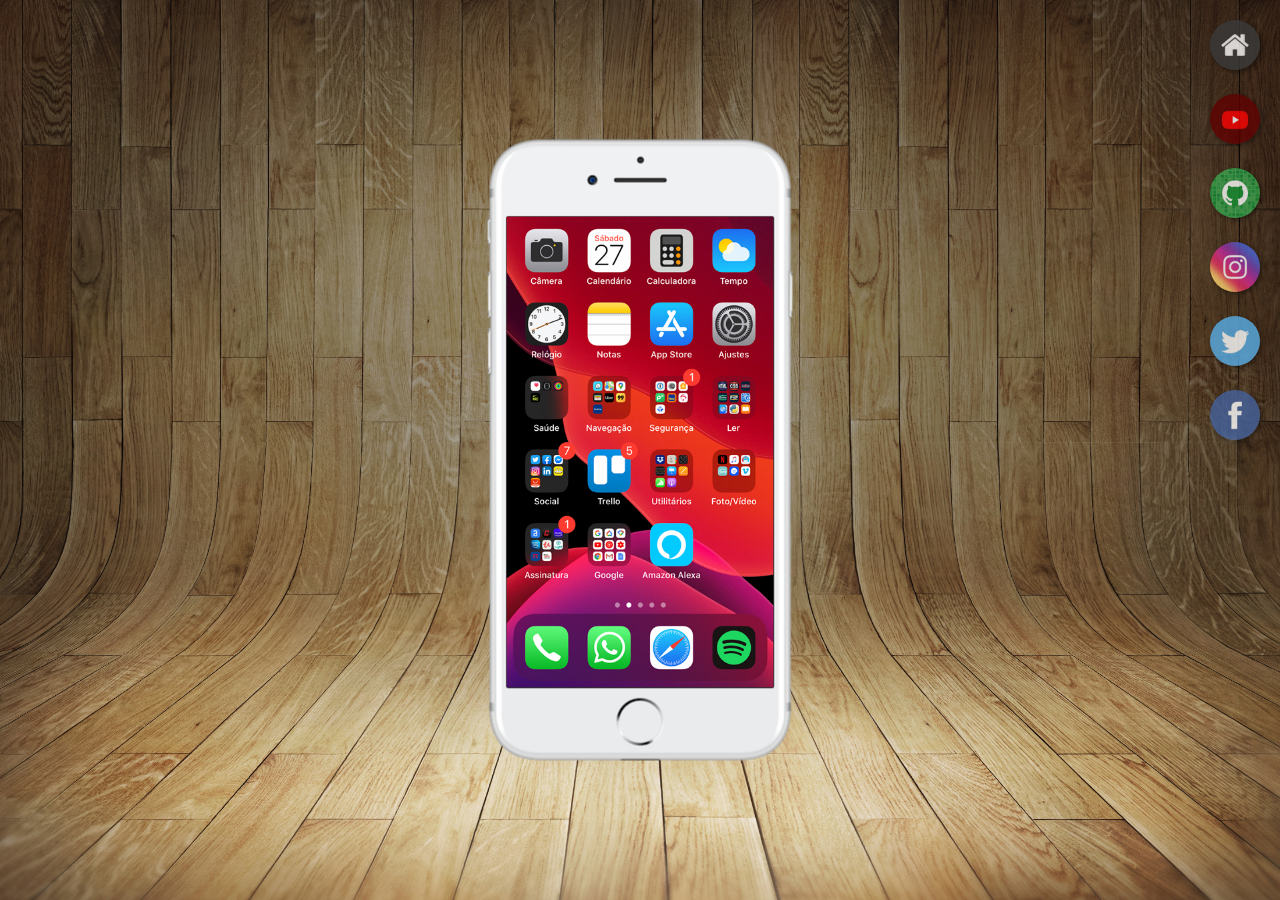
<file: index.html>
<!DOCTYPE html>
<html lang="pt-br">
<head>
    <meta charset="UTF-8">
    <meta name="viewport" content="width=device-width, initial-scale=1.0">
    <title>Projeto Redes Sociais</title>
    <link rel="stylesheet" href="style.css">
    <link rel="shortcut icon" href="favicon.ico" type="image/x-icon">
</head>
<body>
    <main>

        <section id="telefone">
<iframe src="home.html" frameborder="0" name="tela" id="tela"></iframe>
        </section>

        <section id="redes-sociais">
<a href="home.html" target="tela"><img src="imagens/logo-home.jpg" alt=""></a><br>
<a href="youtube.html" target="tela"><img src="imagens/logo-youtube.jpg" alt=""></a><br>
<a href="github.html" target="tela"><img src="imagens/logo-github.jpg" alt=""></a><br>
<a href="instagram.html" target="tela"><img src="imagens/logo-instagram.jpg" alt=""></a><br>
<a href="twitter.html" target="tela"><img src="imagens/logo-twitter.jpg" alt=""></a><br>
<a href="facebook.html" target="tela"><img src="imagens/logo-facebook.jpg" alt=""></a>
        </section>
    </main>
</body>
</html>
</file>
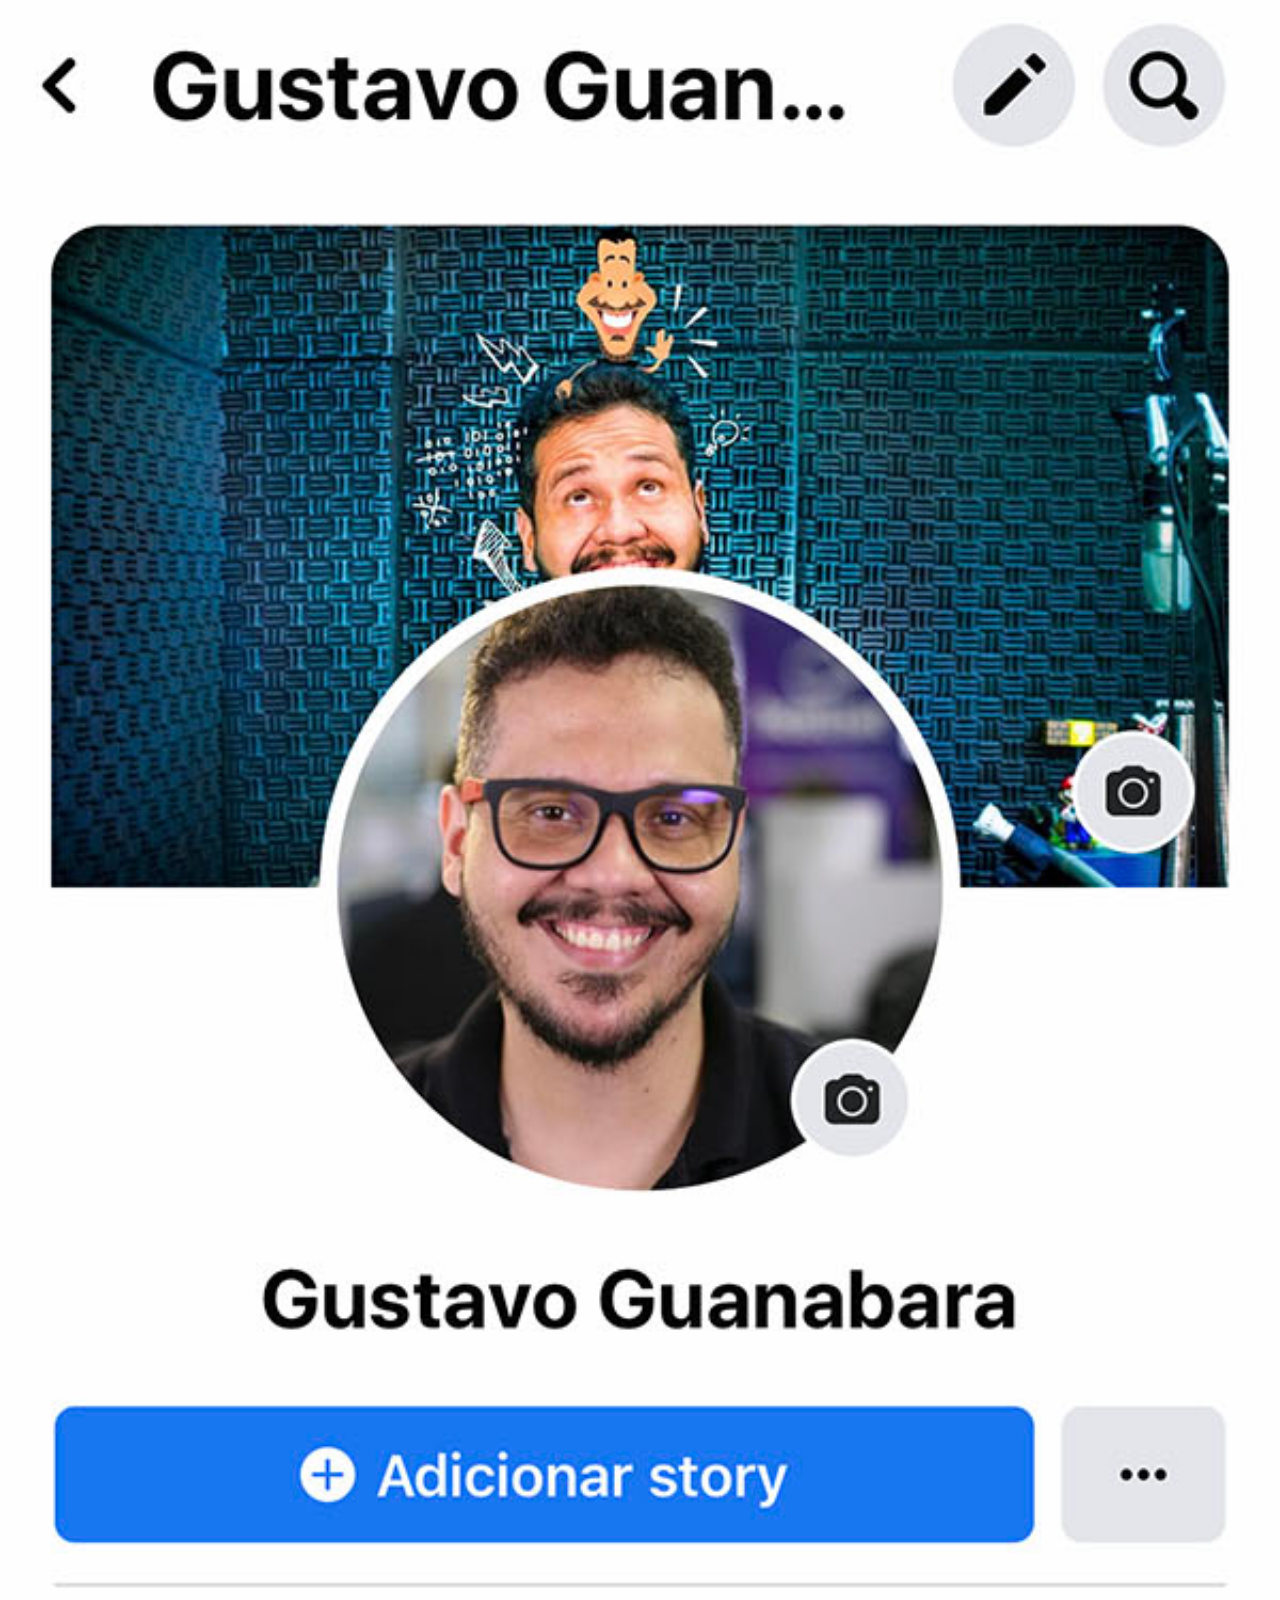
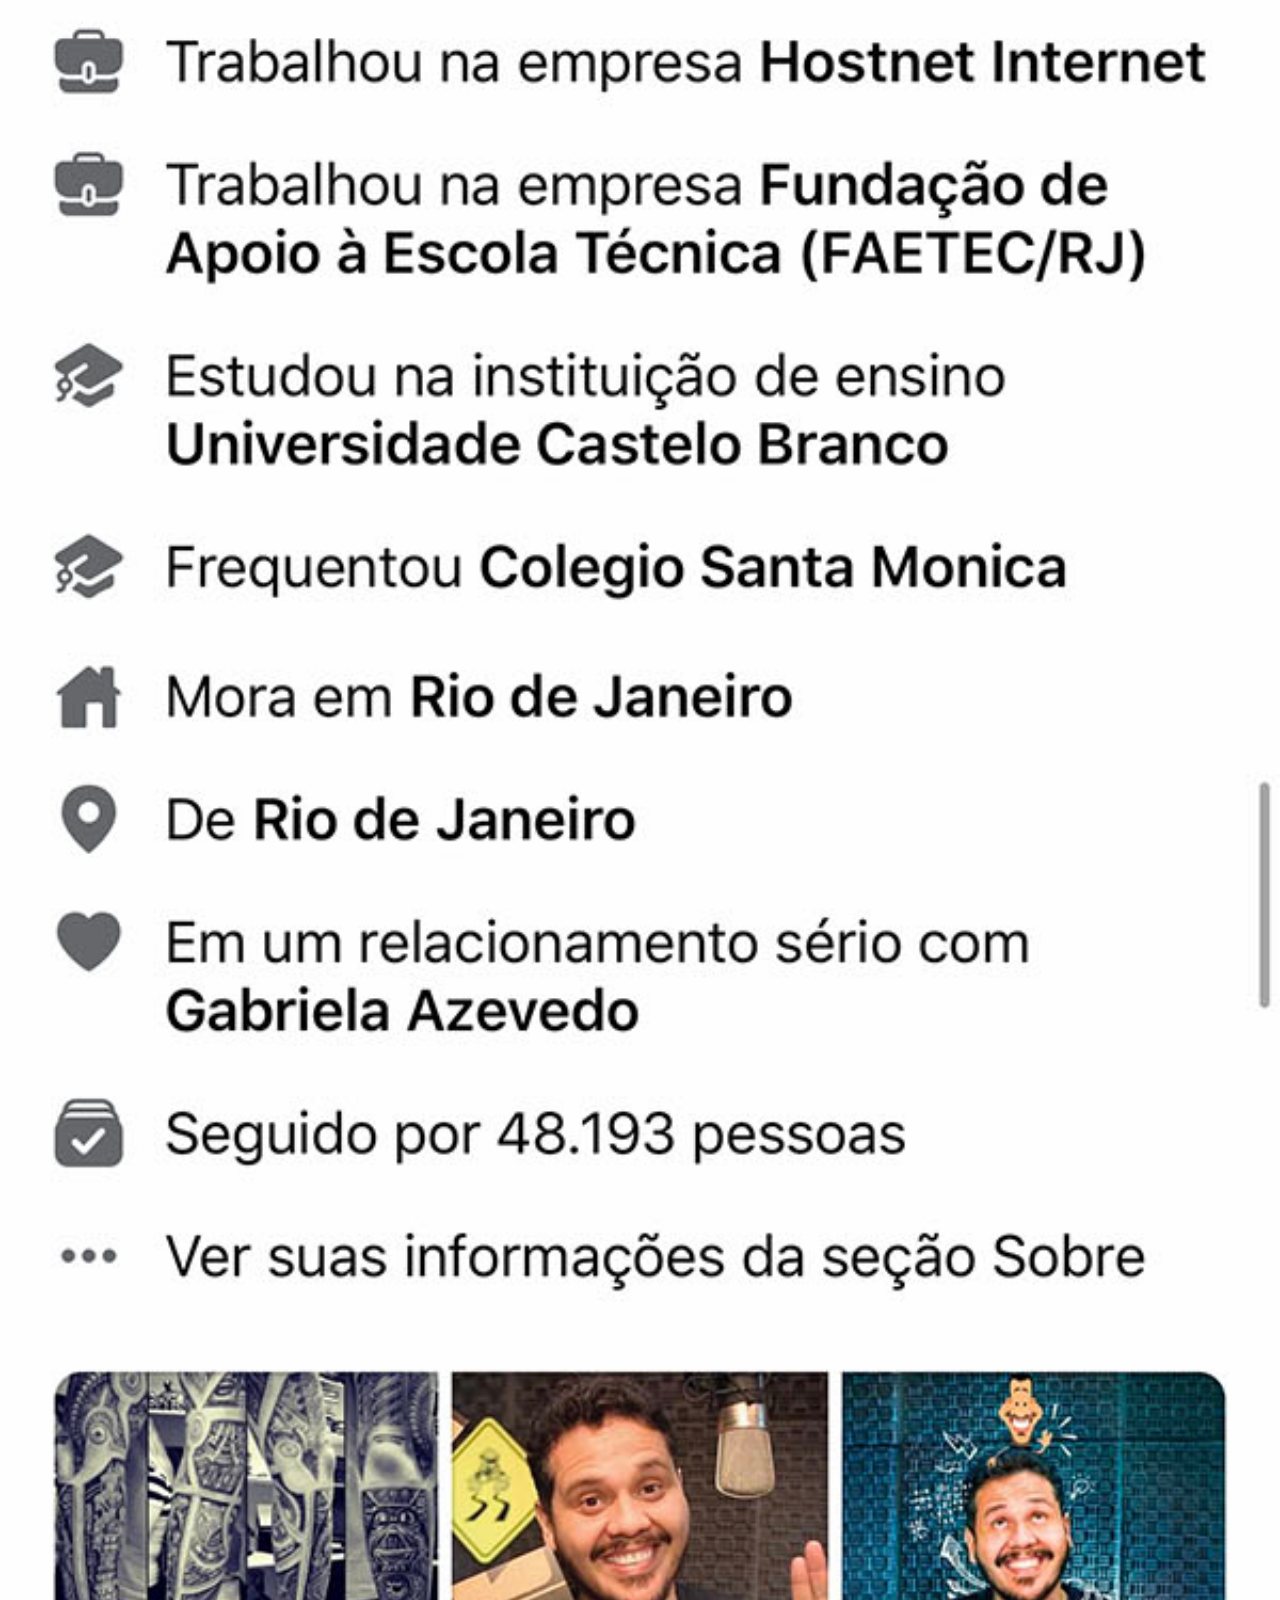
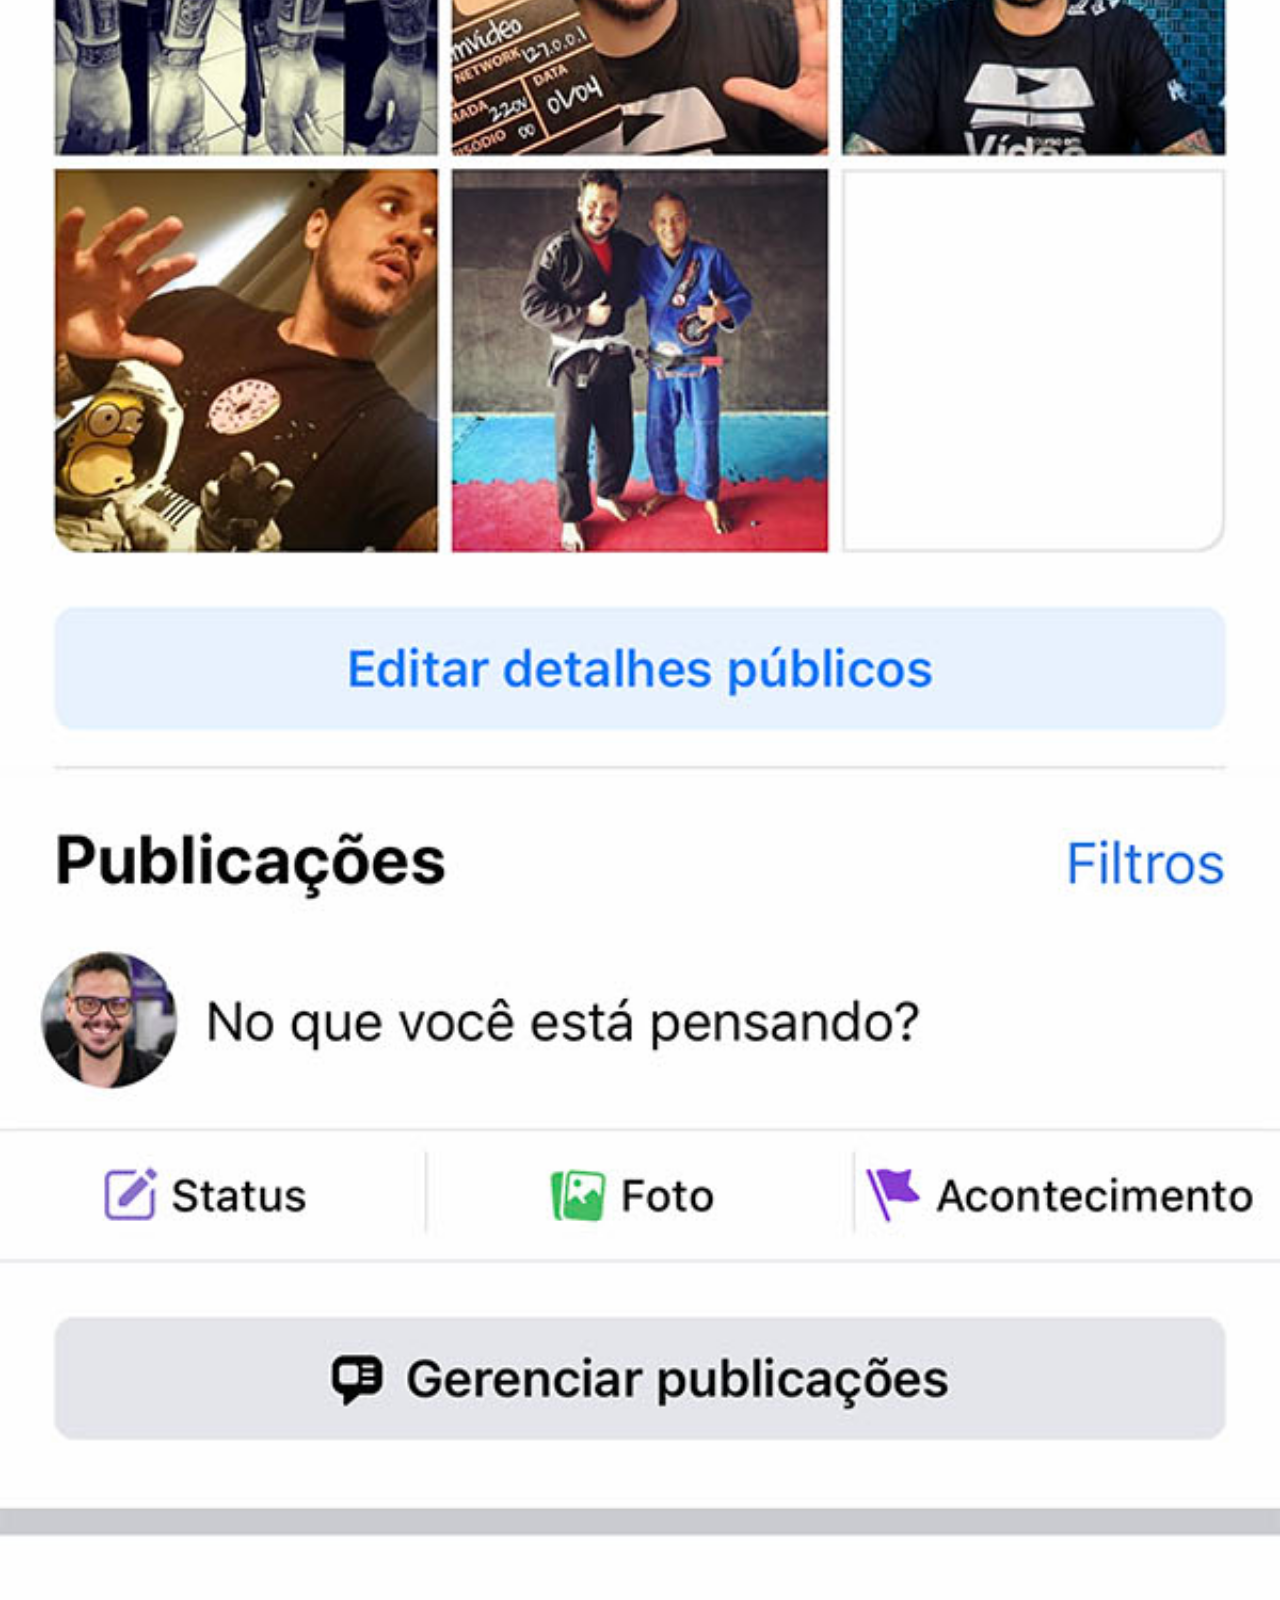
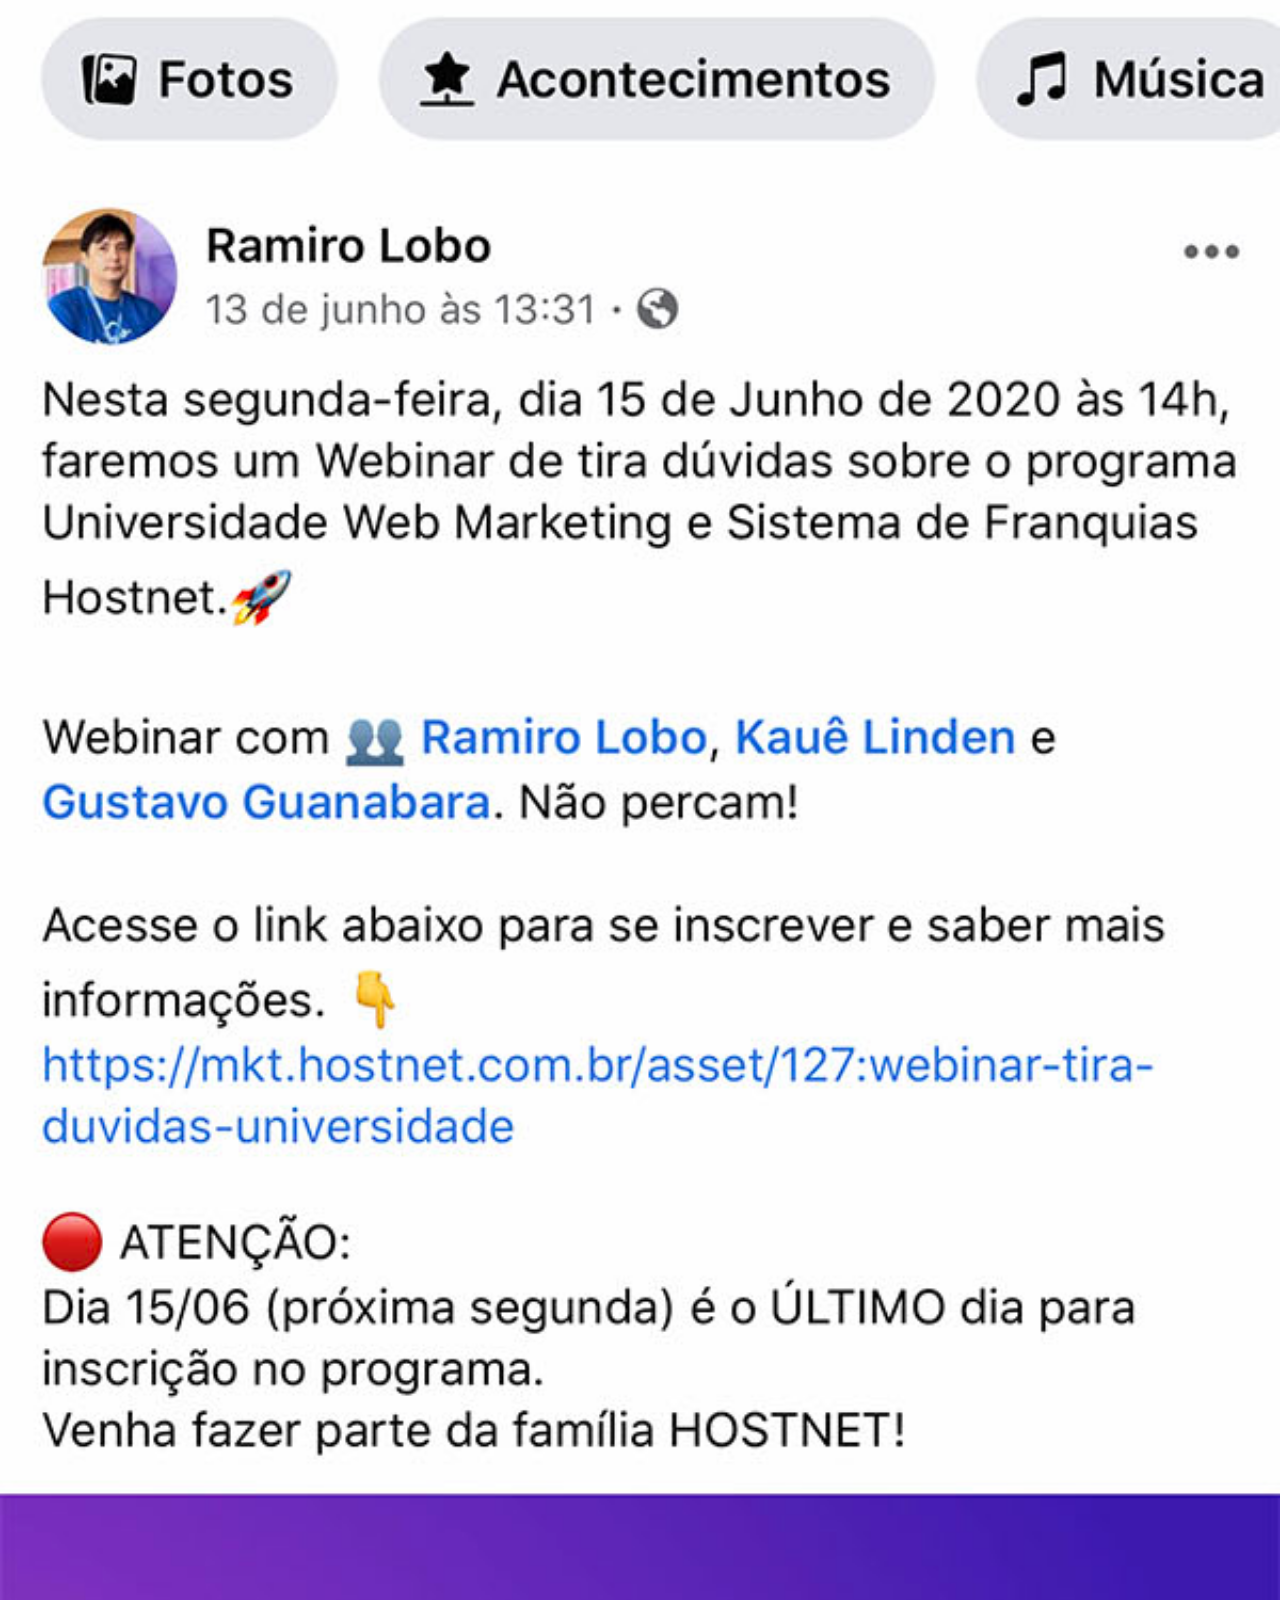
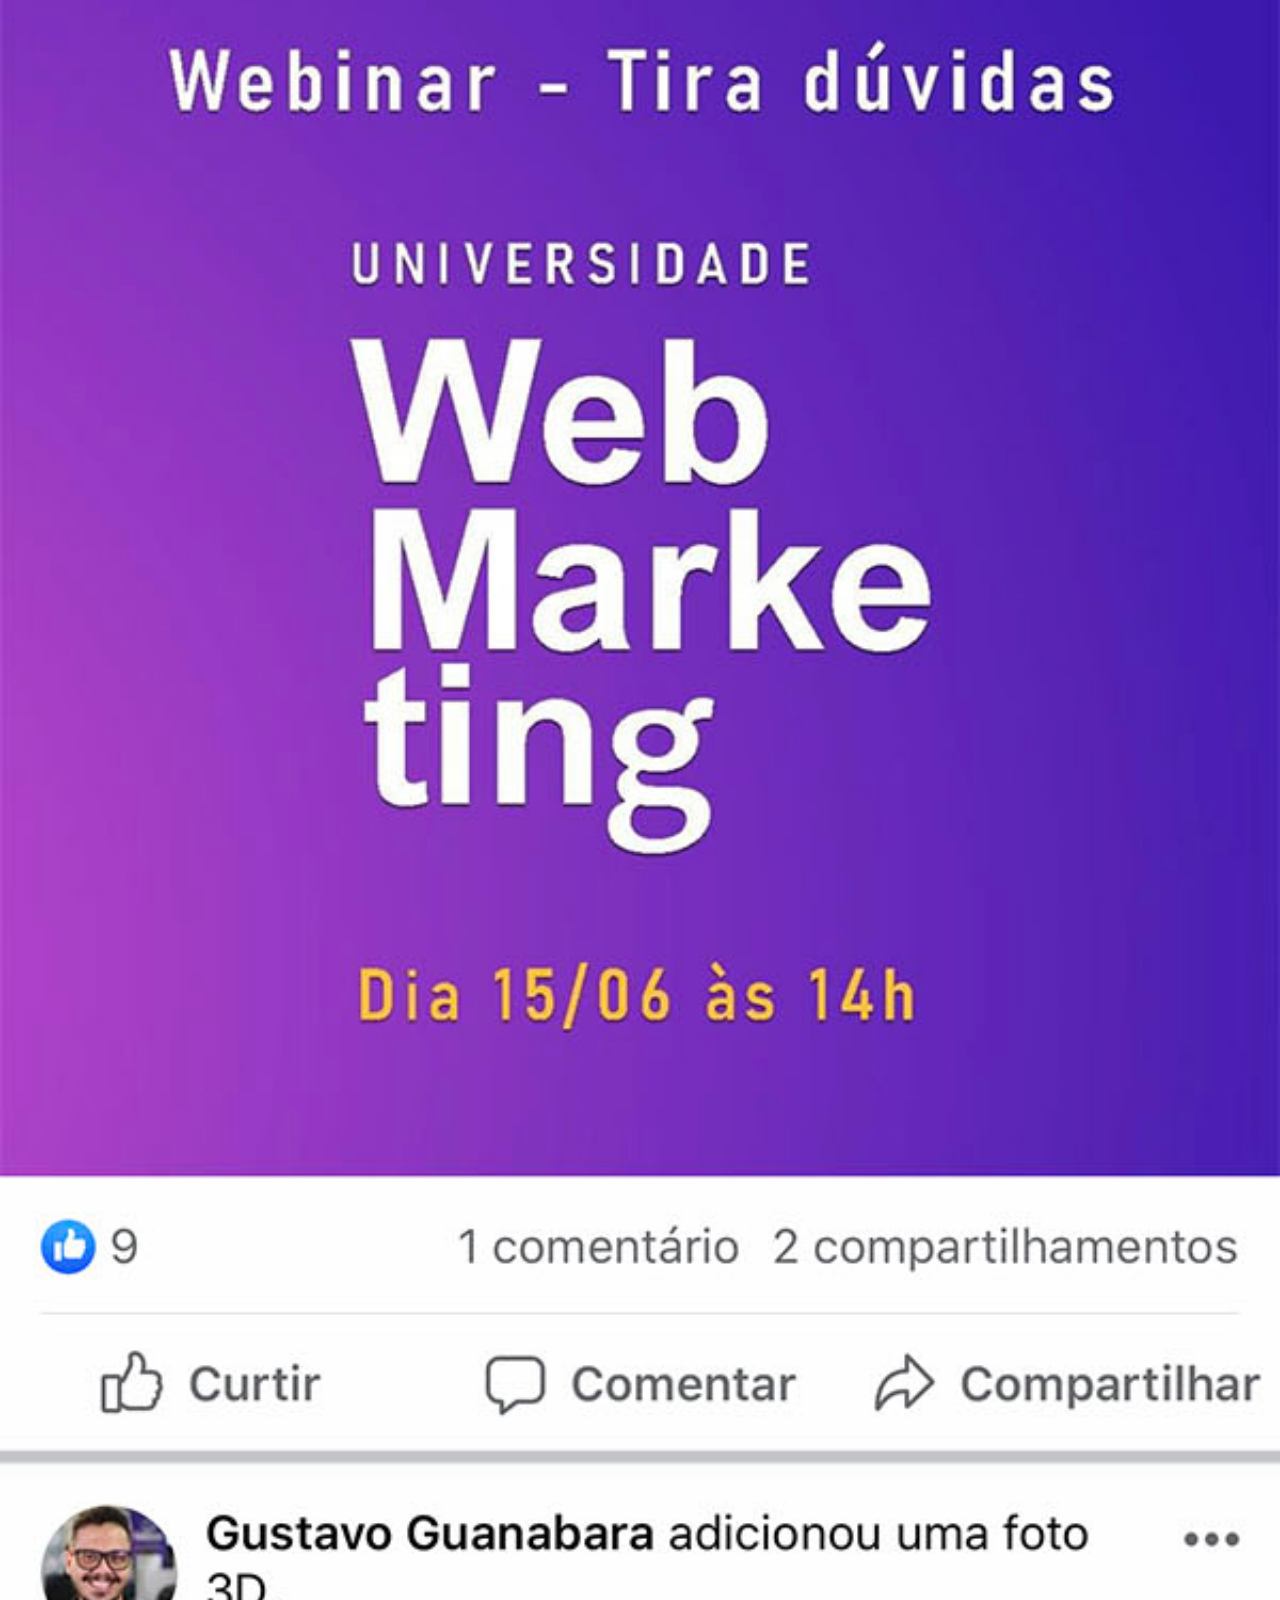
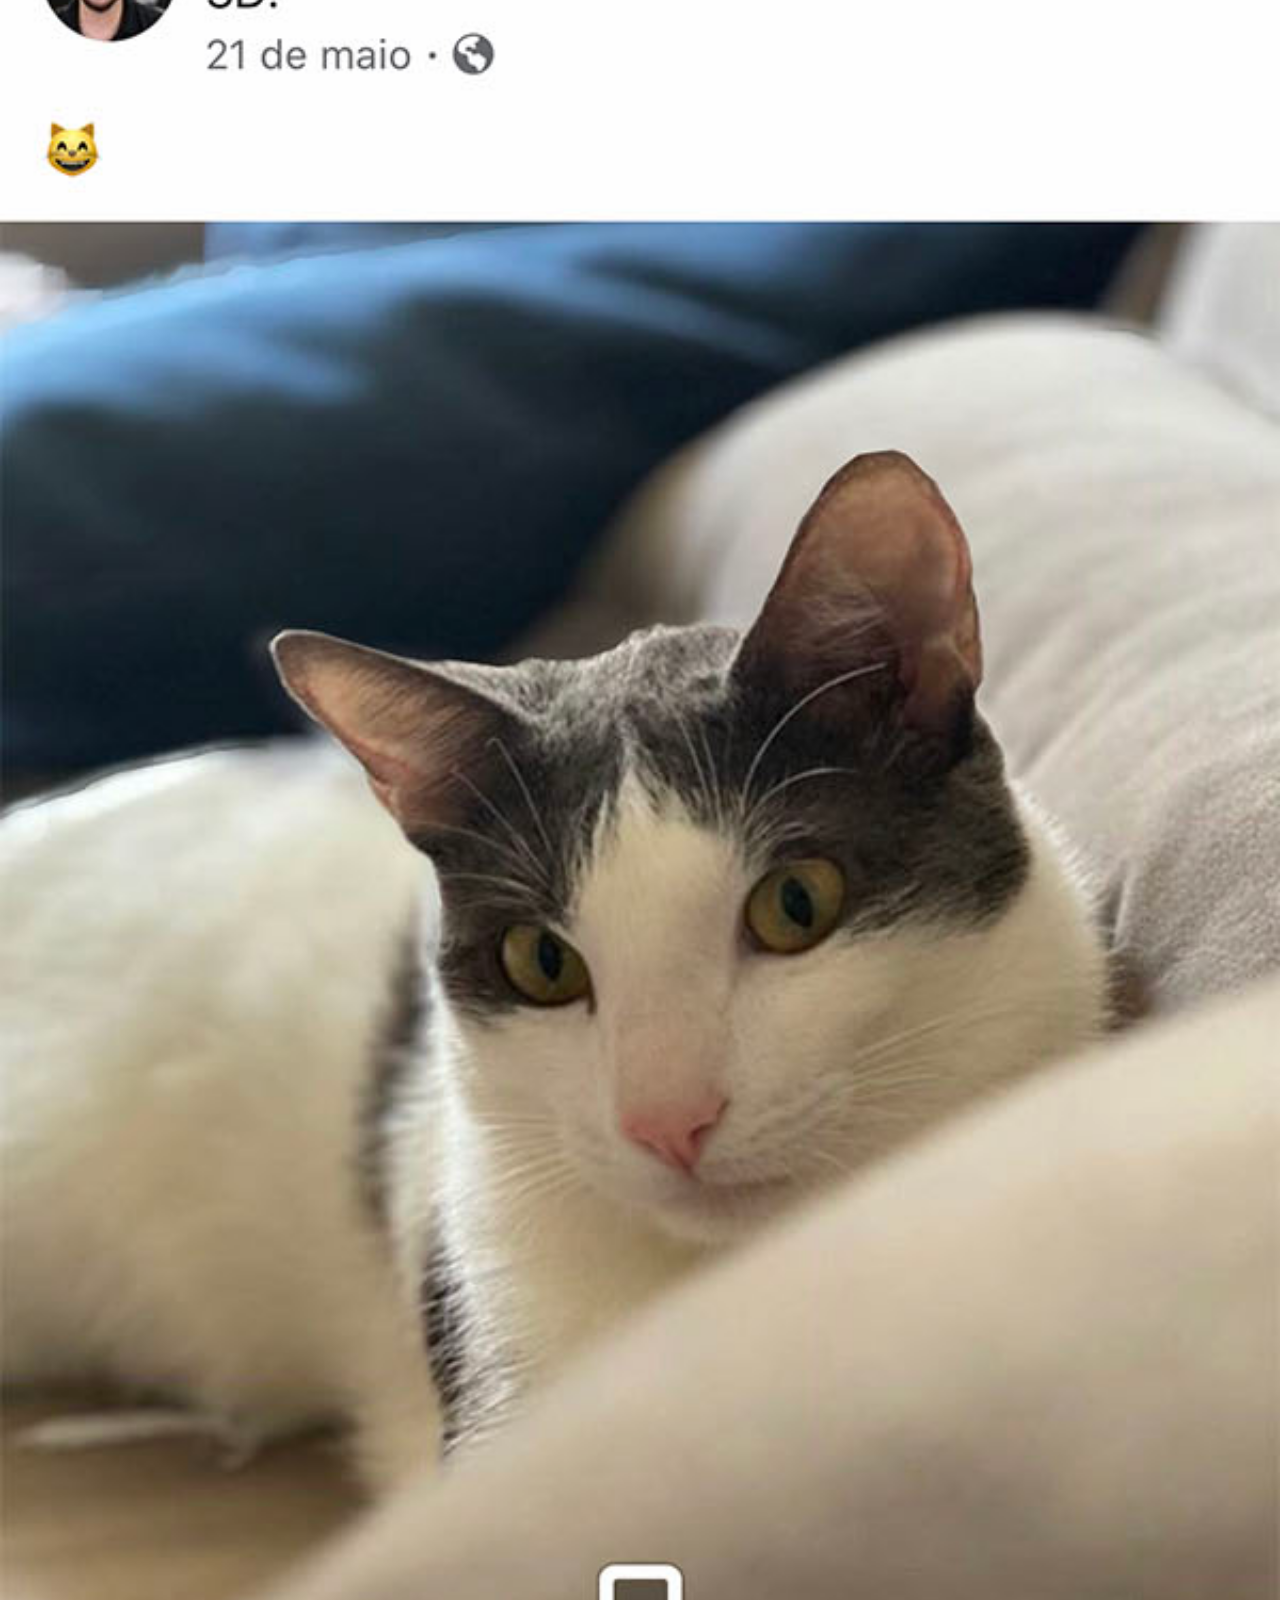
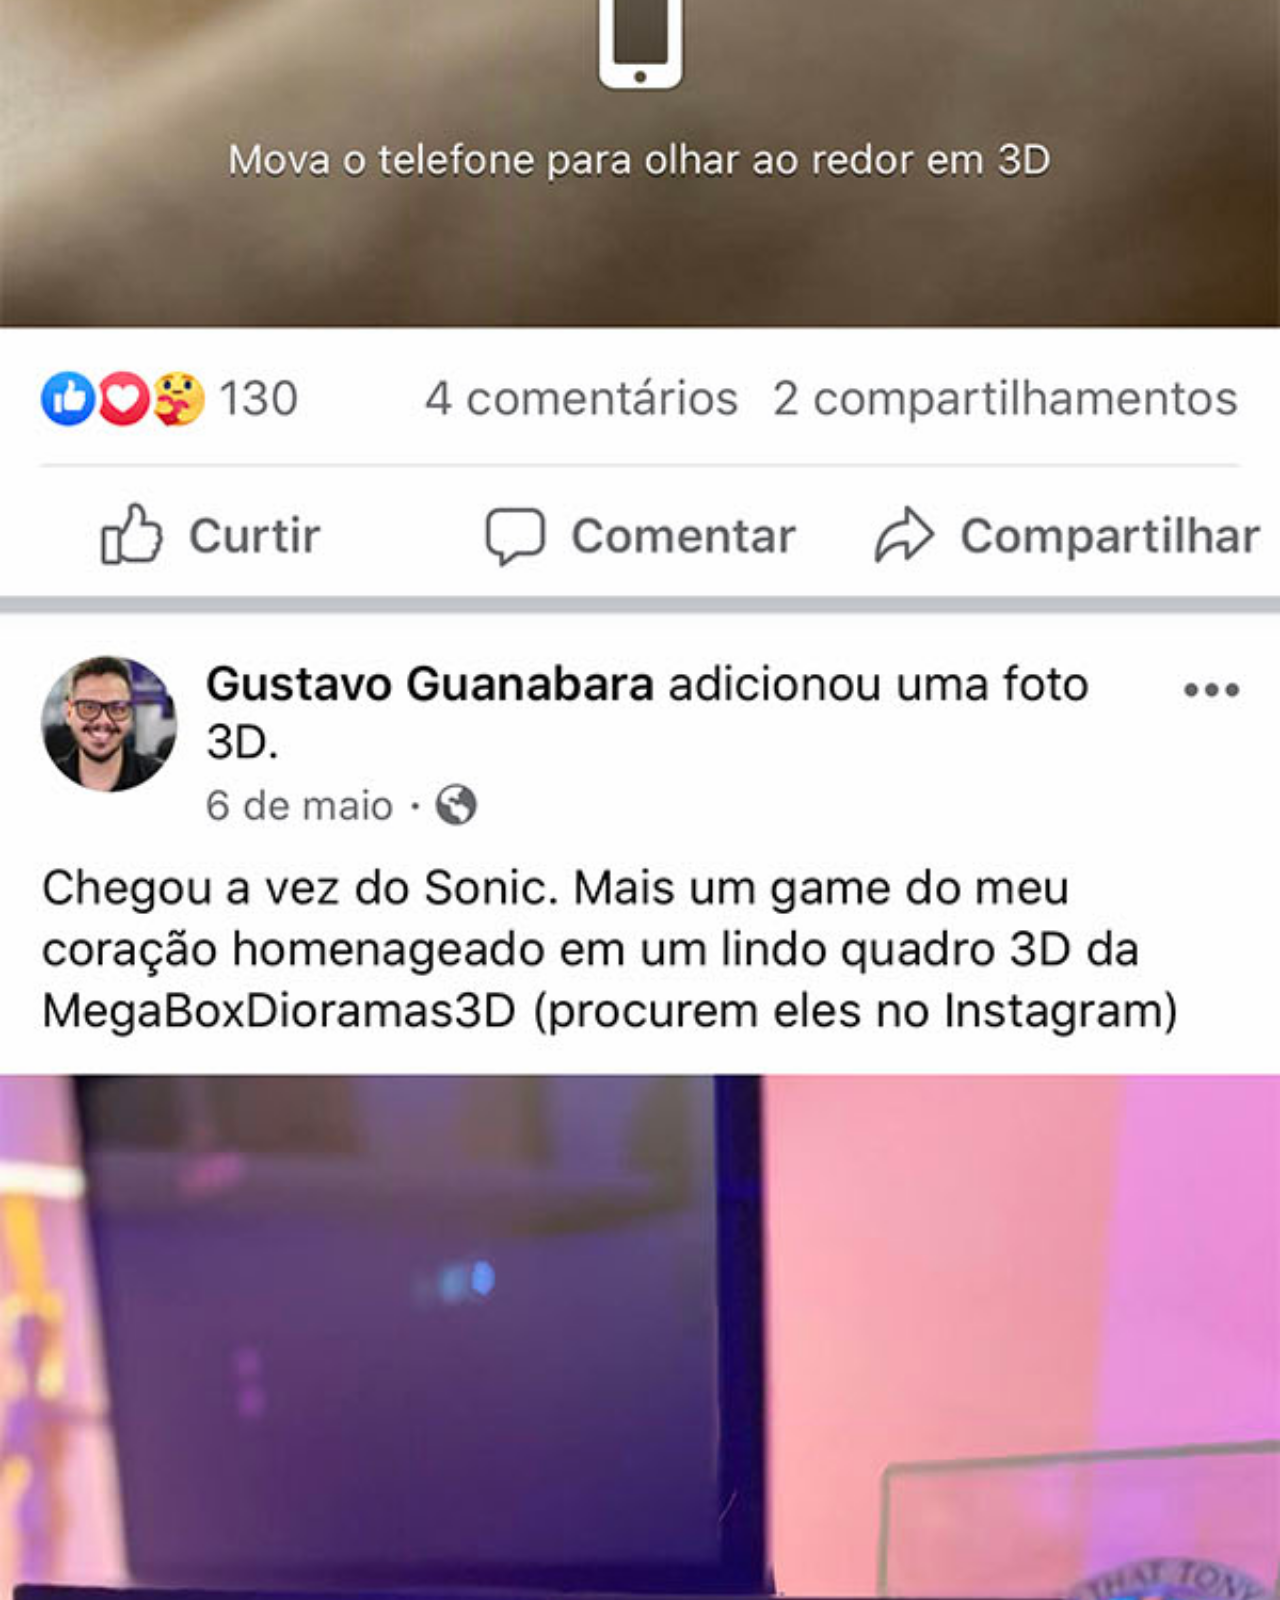
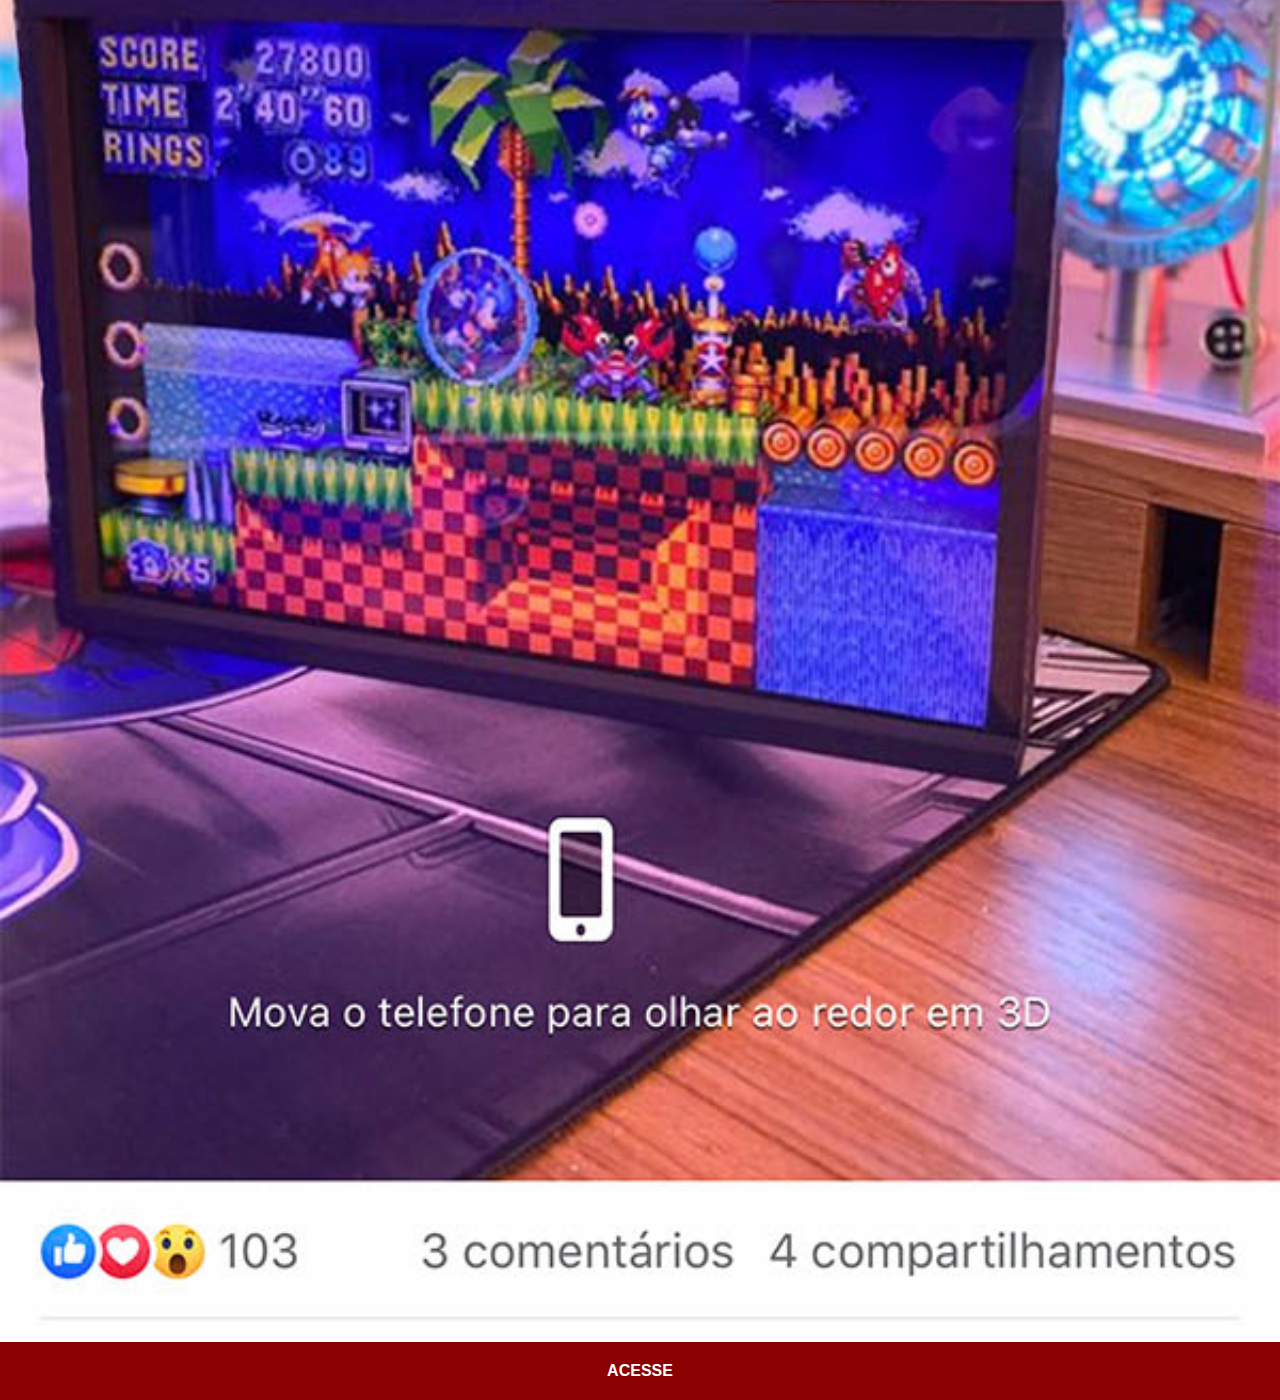
<file: facebook.html>
<!DOCTYPE html>
<html lang="pt-br">
<head>
    <meta charset="UTF-8">
    <meta name="viewport" content="width=device-width, initial-scale=1.0">
    <title>Document</title>
    <link rel="stylesheet" href="social.css">
</head>
<body>
    <img src="imagens/tela-facebook.jpg" alt="">
    <a href="facebook.com" target="_blank">ACESSE</a>
</body>
</html>
</file>
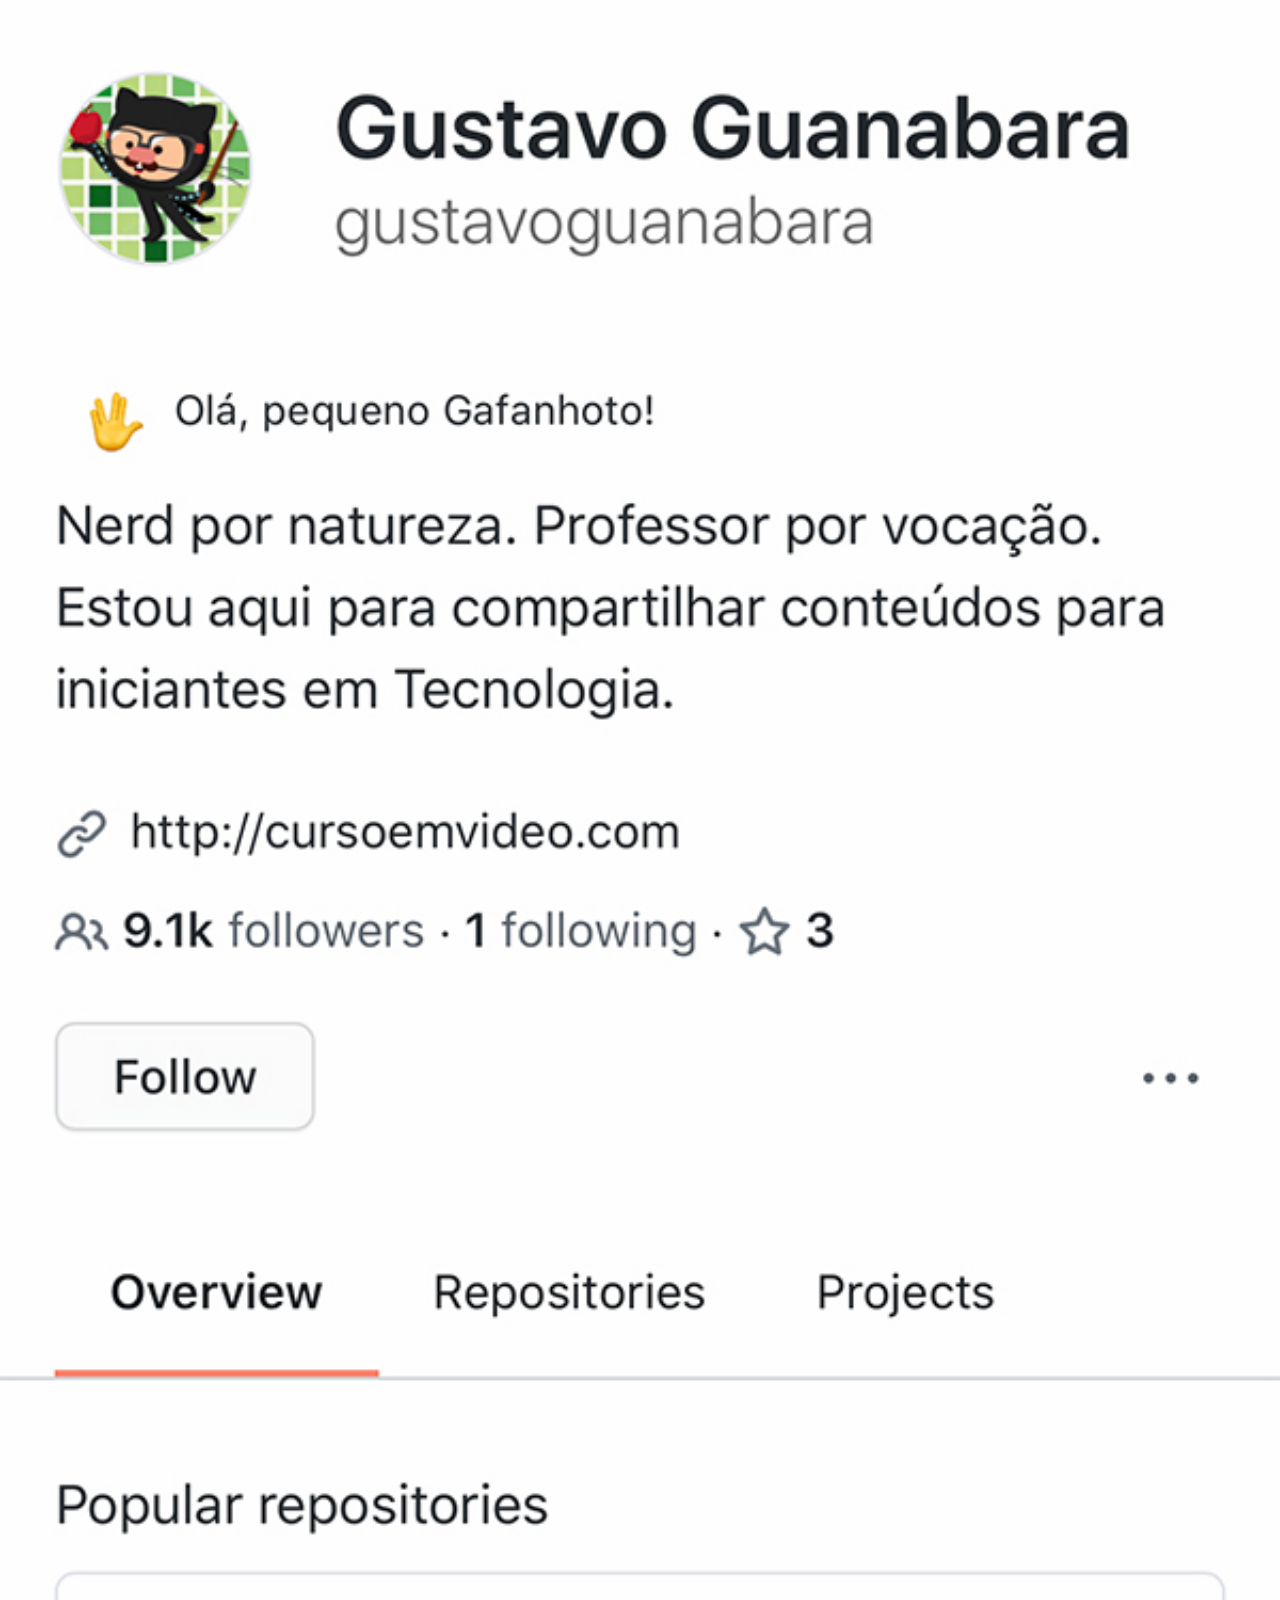
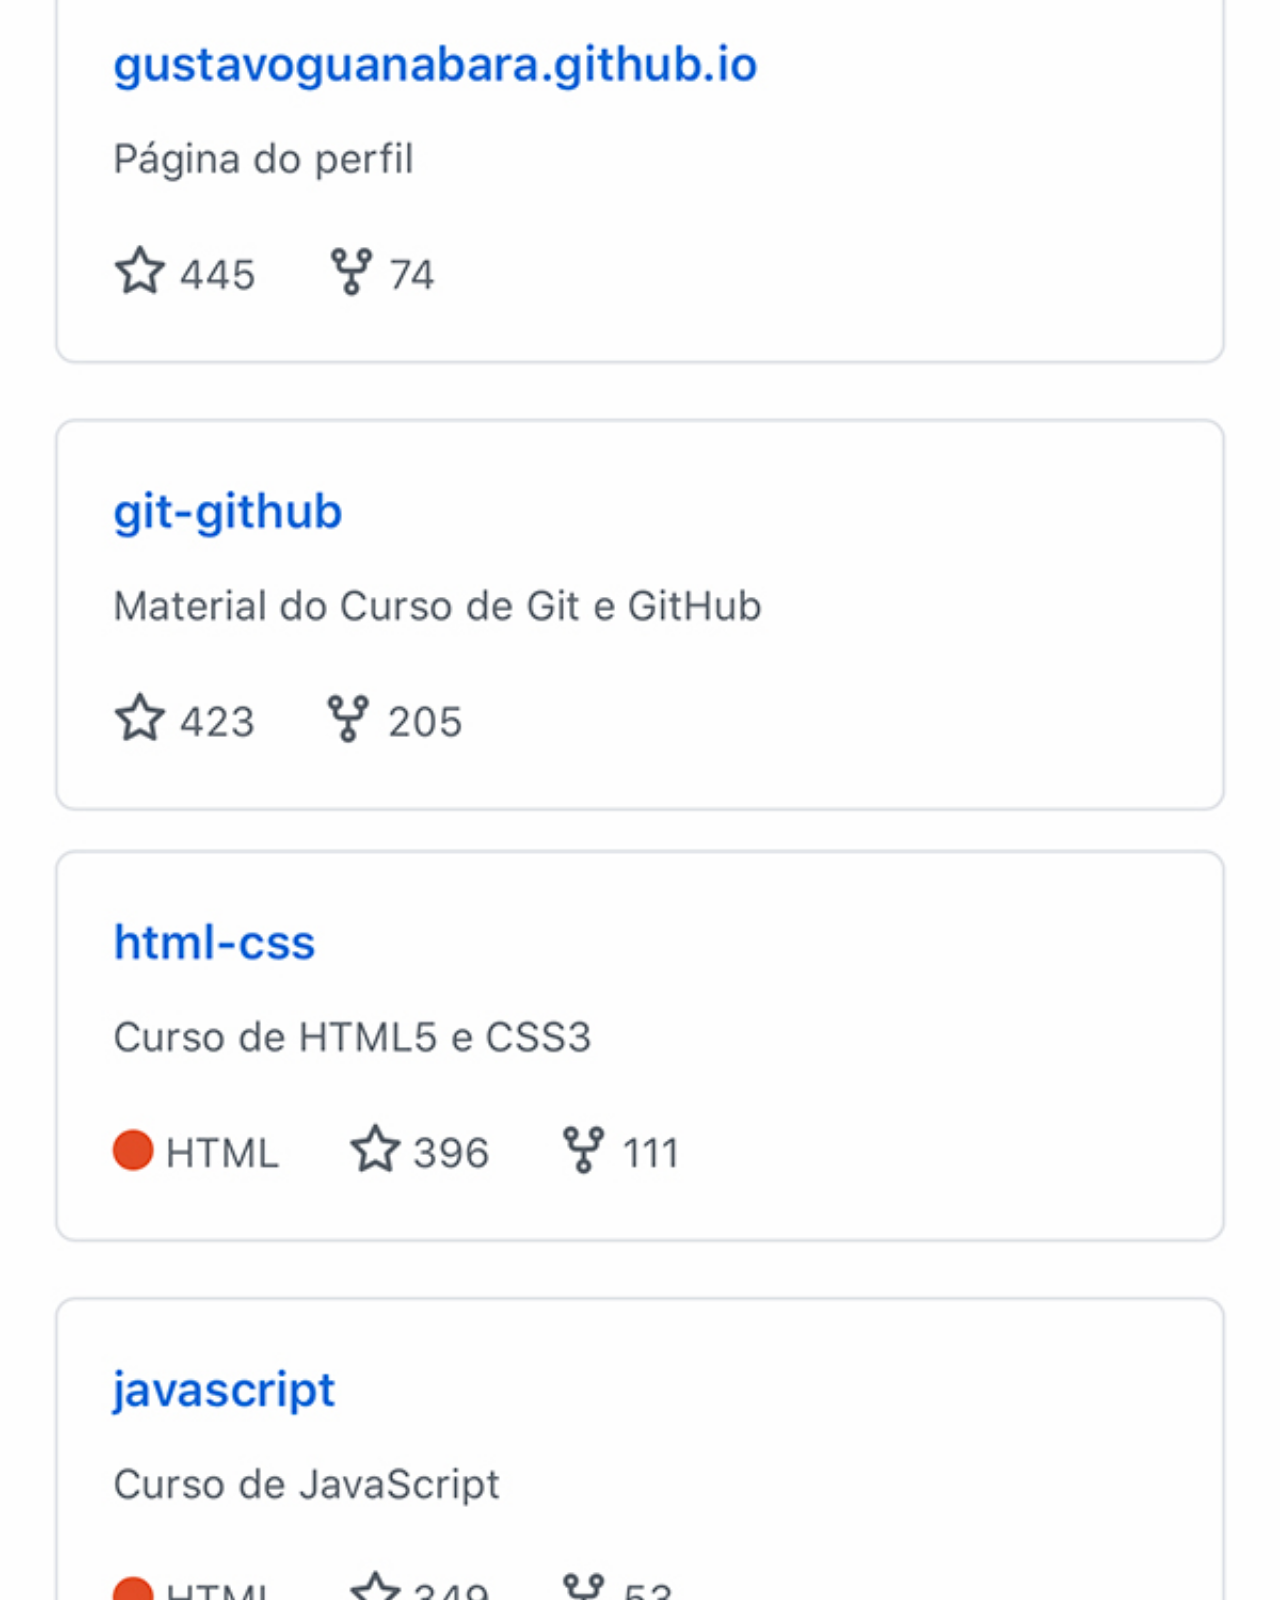
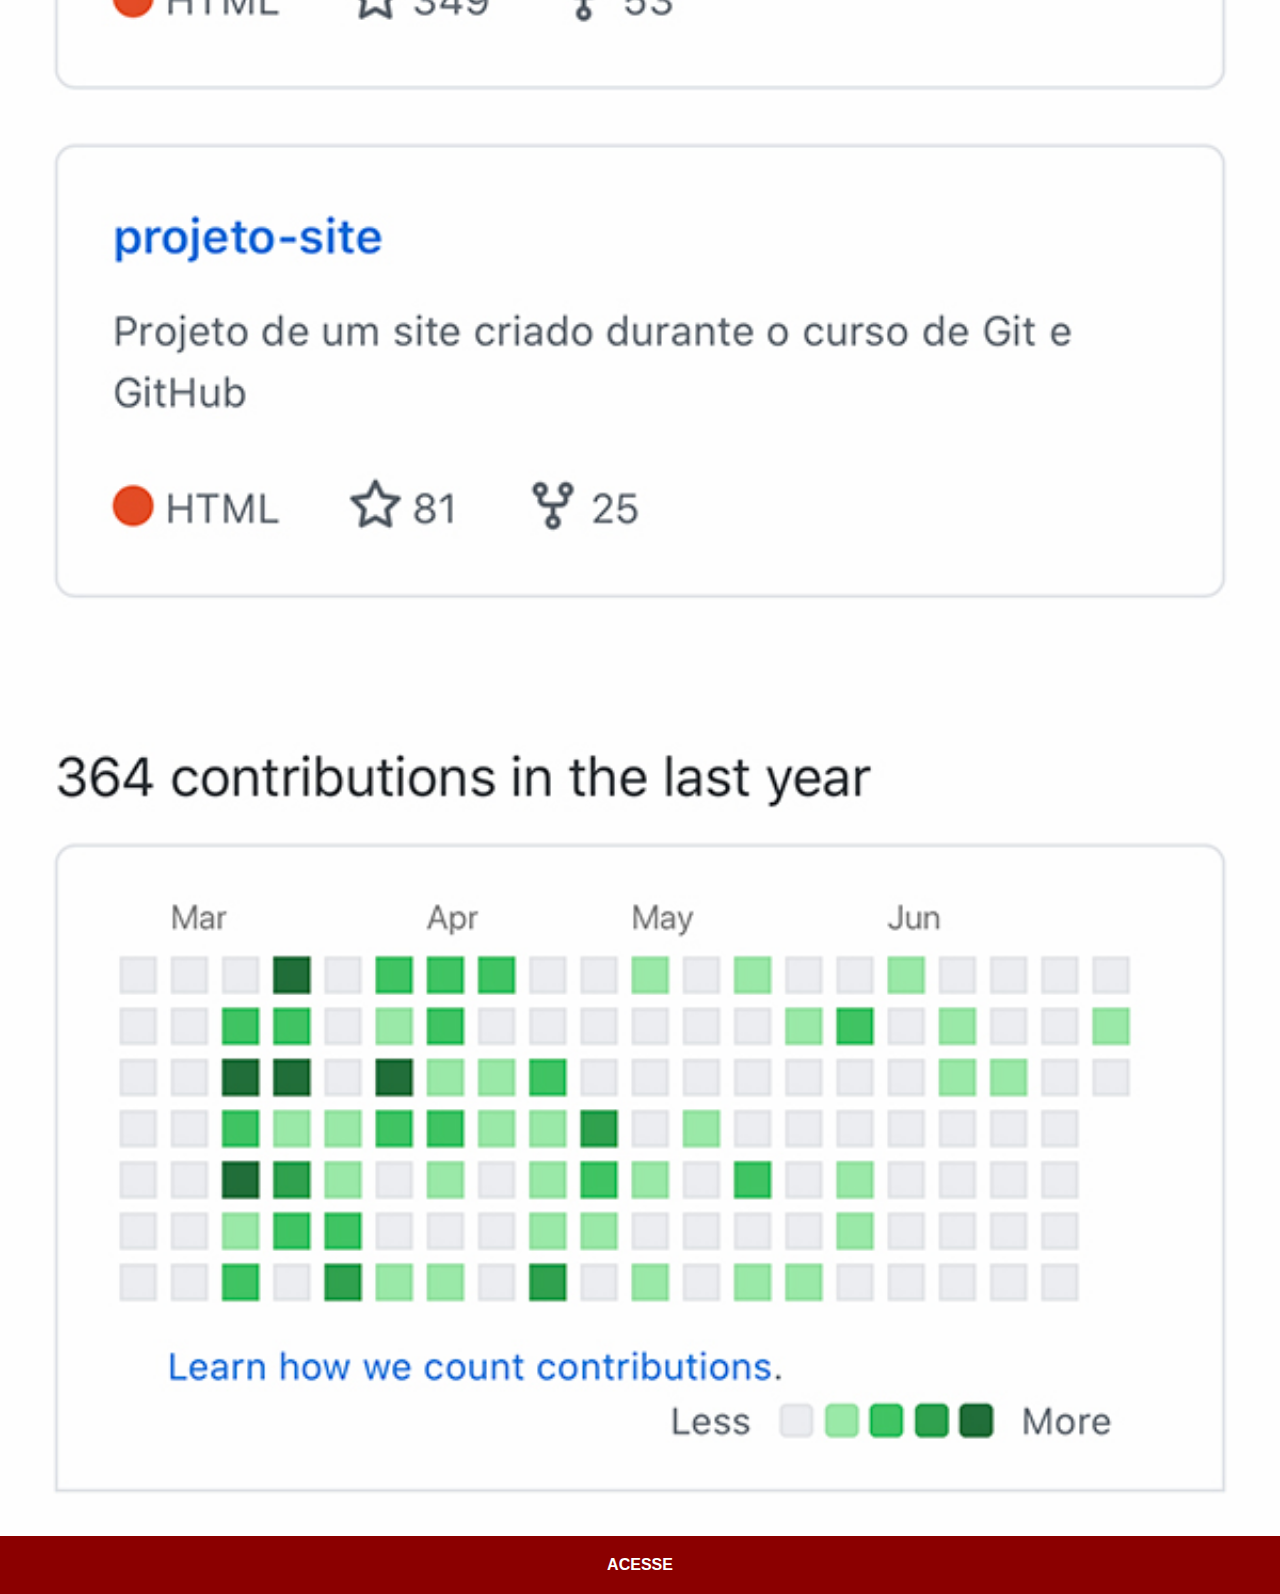
<file: github.html>
<!DOCTYPE html>
<html lang="pt-br">
<head>
    <meta charset="UTF-8">
    <meta name="viewport" content="width=device-width, initial-scale=1.0">
    <title>Document</title>
    <link rel="stylesheet" href="social.css">
</head>
<body>
    <img src="imagens/tela-github.jpg" alt="">
    <a href="github.com" target="_blank">ACESSE</a>
</body>
</html>
</file>
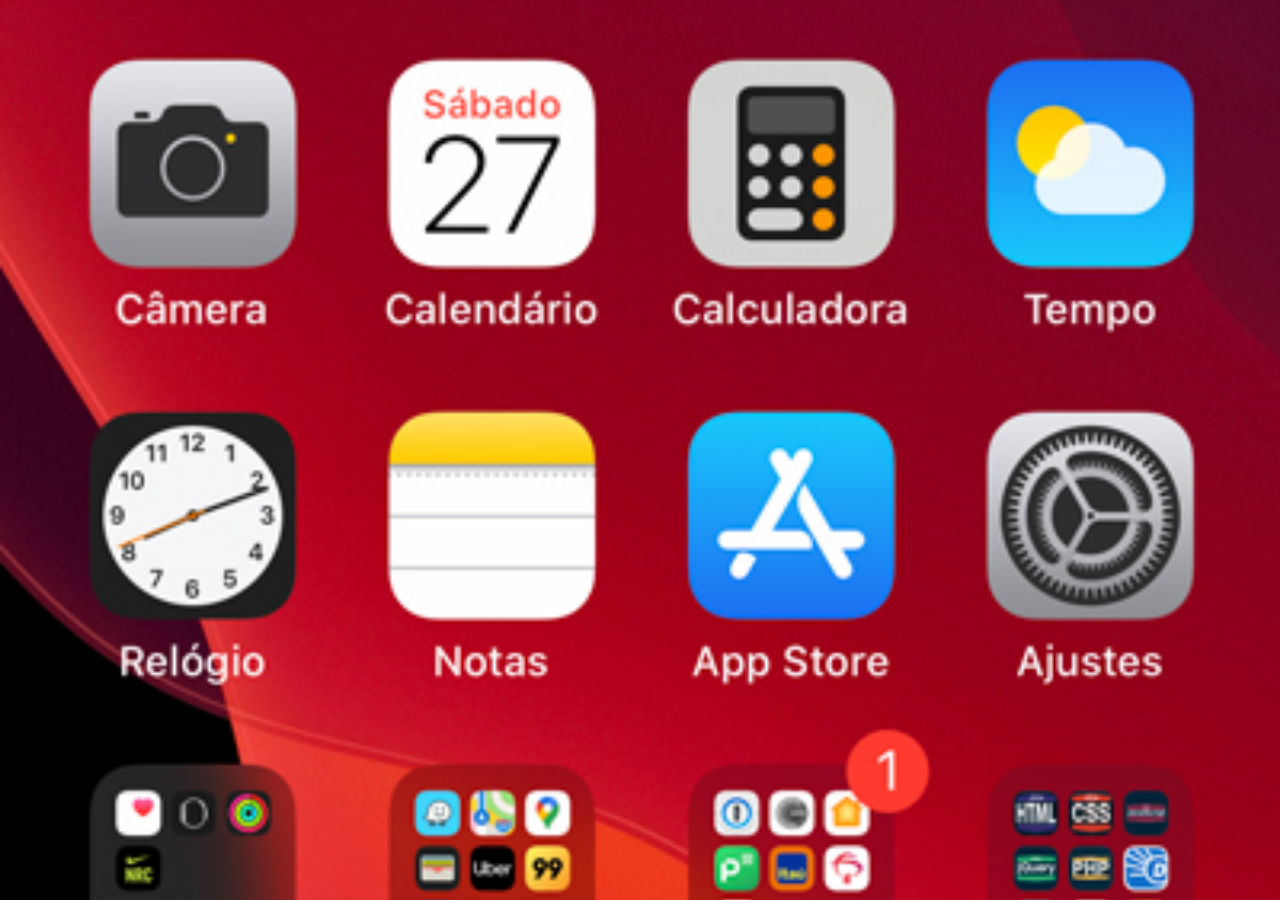
<file: home.html>
<!DOCTYPE html>
<html lang="pt-br">
<head>
    <meta charset="UTF-8">
    <meta name="viewport" content="width=device-width, initial-scale=1.0">
    <title>Home</title>
</head>
<style>
    * {
        margin: 0;
        padding: 0;
    }

    body {
        width: 100vw;
        height: 100vh;
        background: black url(imagens/tela-home.jpg) no-repeat;
        background-size: cover;
    }
</style>
<body>
    
</body>
</html>
</file>
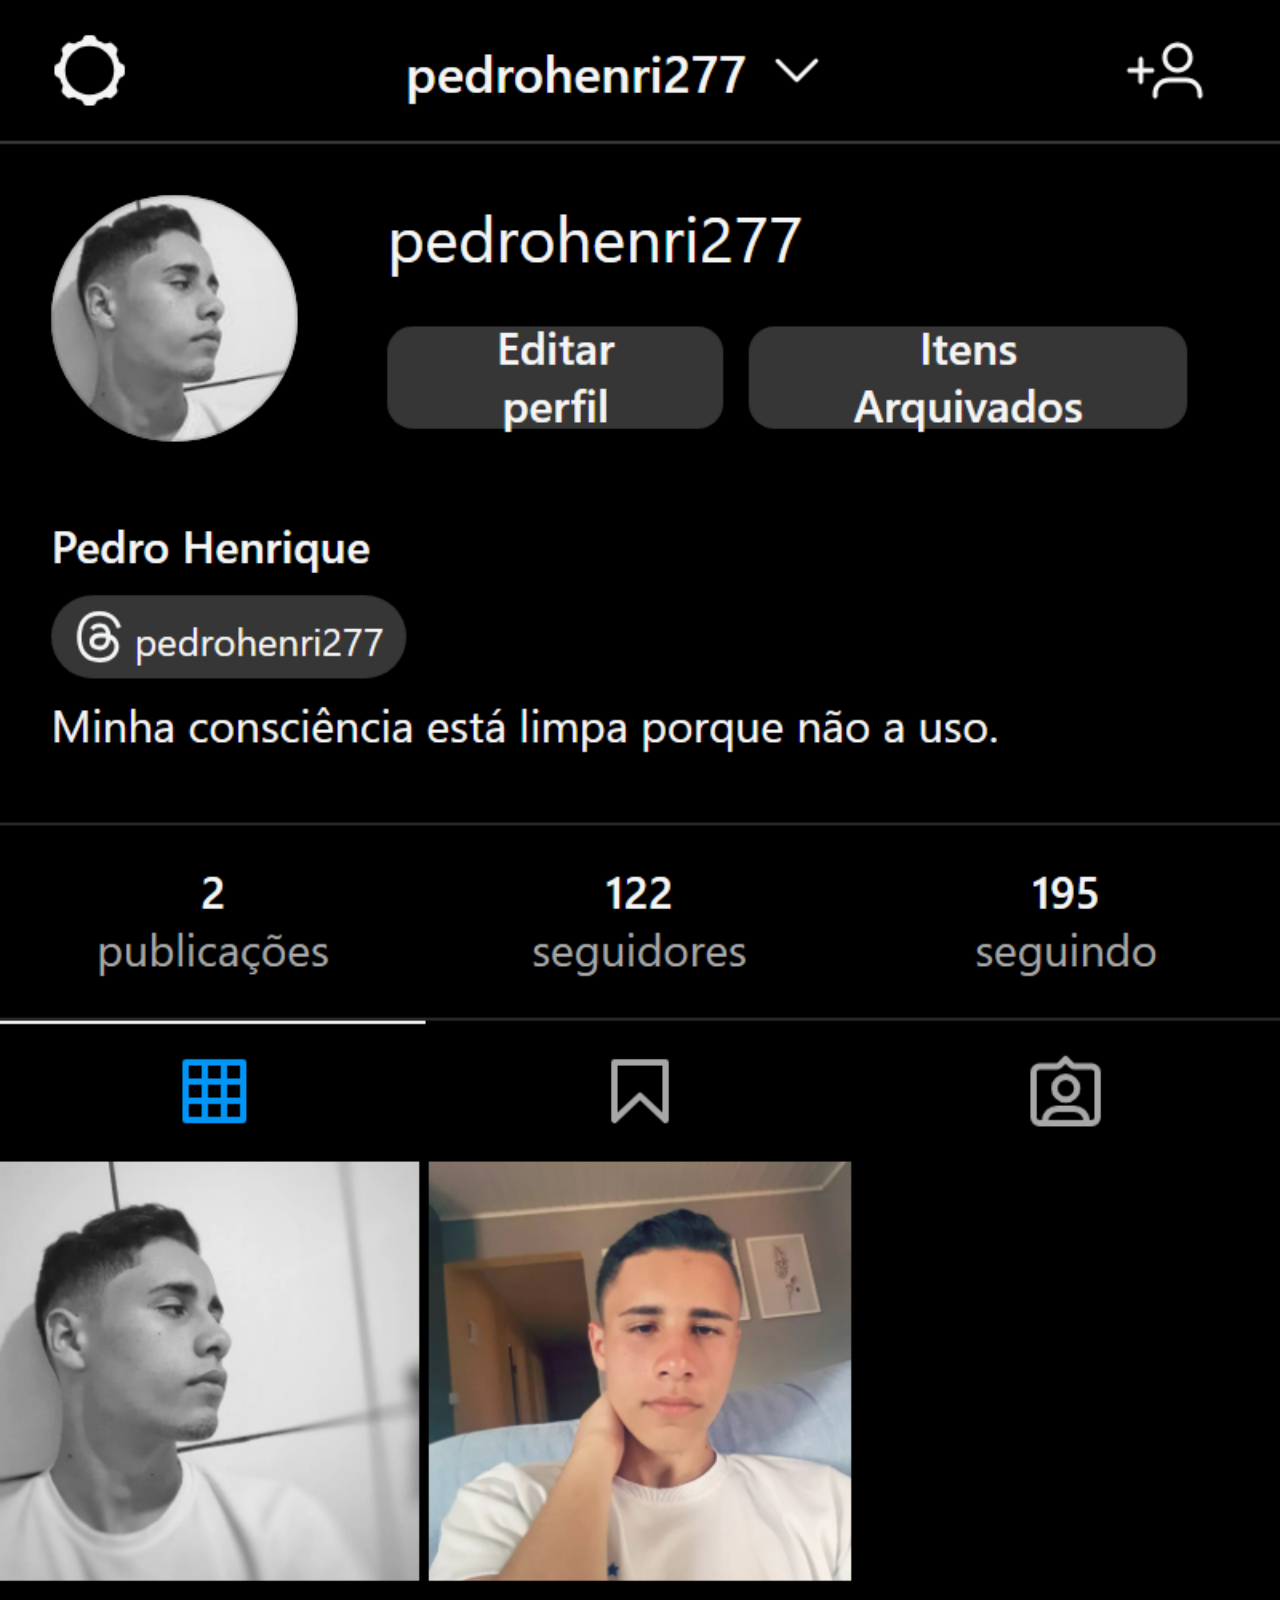
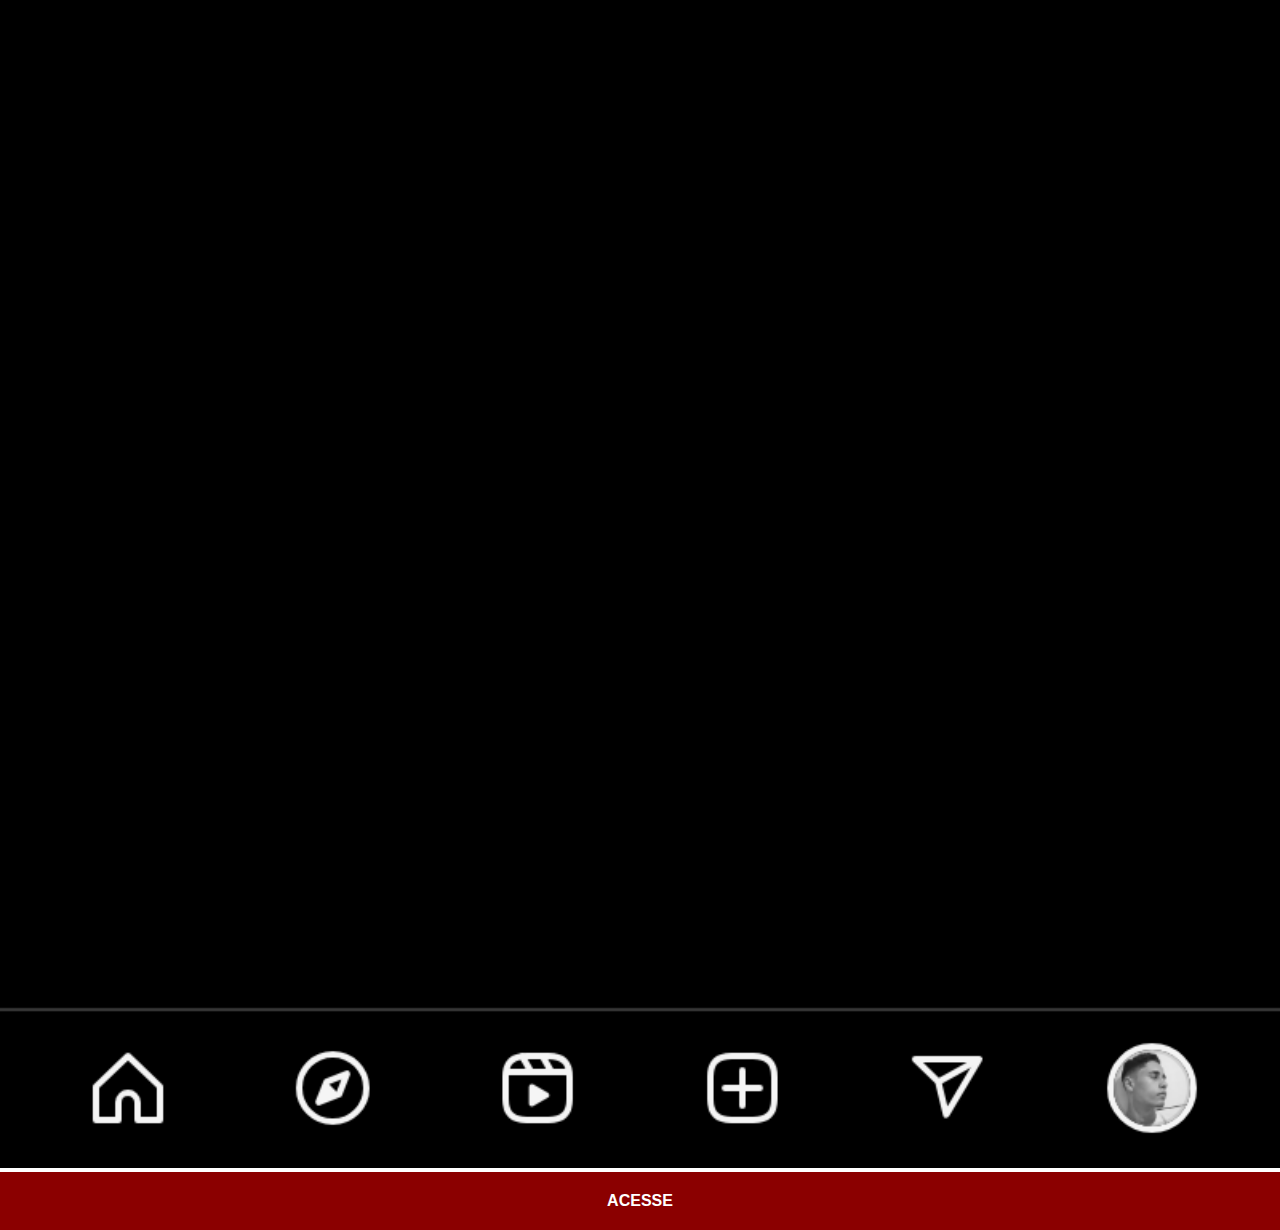
<file: instagram.html>
<!DOCTYPE html>
<html lang="pt-br">
<head>
    <meta charset="UTF-8">
    <meta name="viewport" content="width=device-width, initial-scale=1.0">
    <title>Document</title>
    <link rel="stylesheet" href="social.css">
</head>
<body>
    <img src="imagens/www.instagram.com_pedrohenri277_.png" alt="">
    <a href="instagram.com" target="_blank">ACESSE</a>
</body>
</html>
</file>
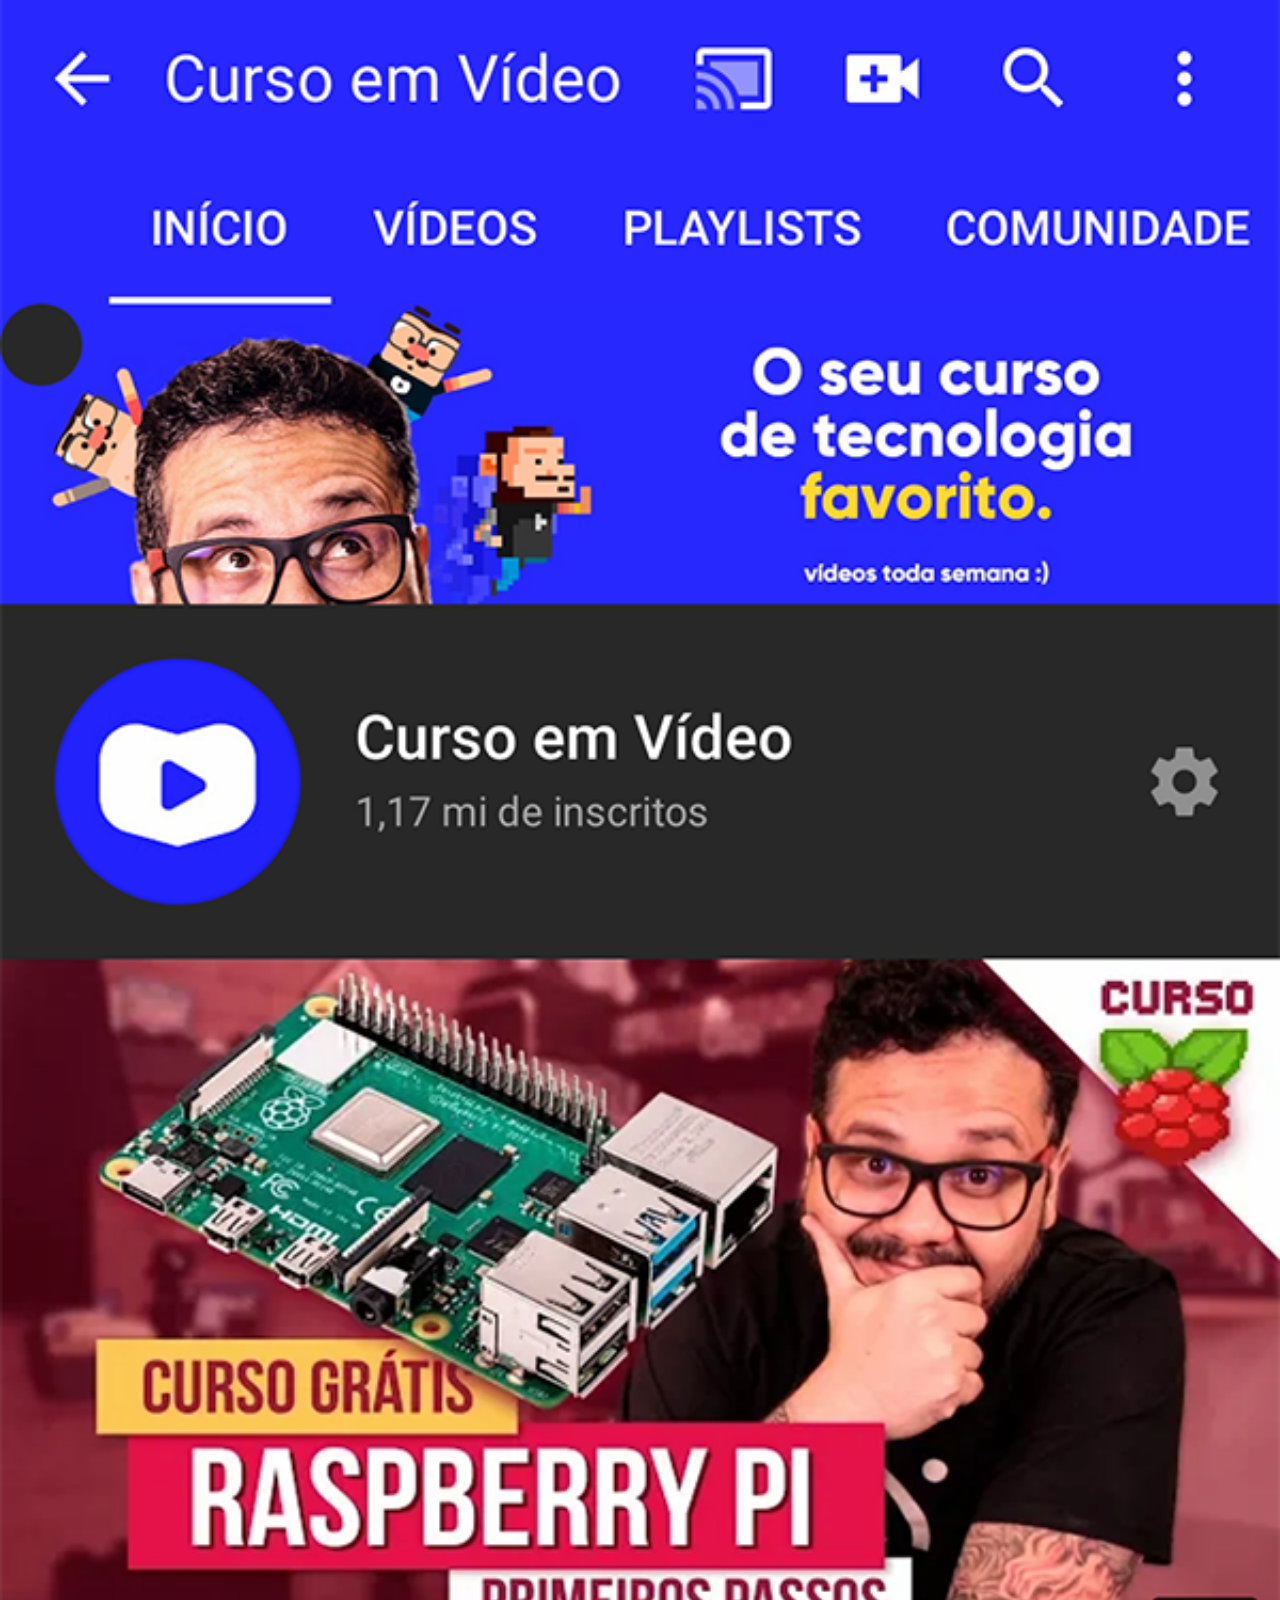
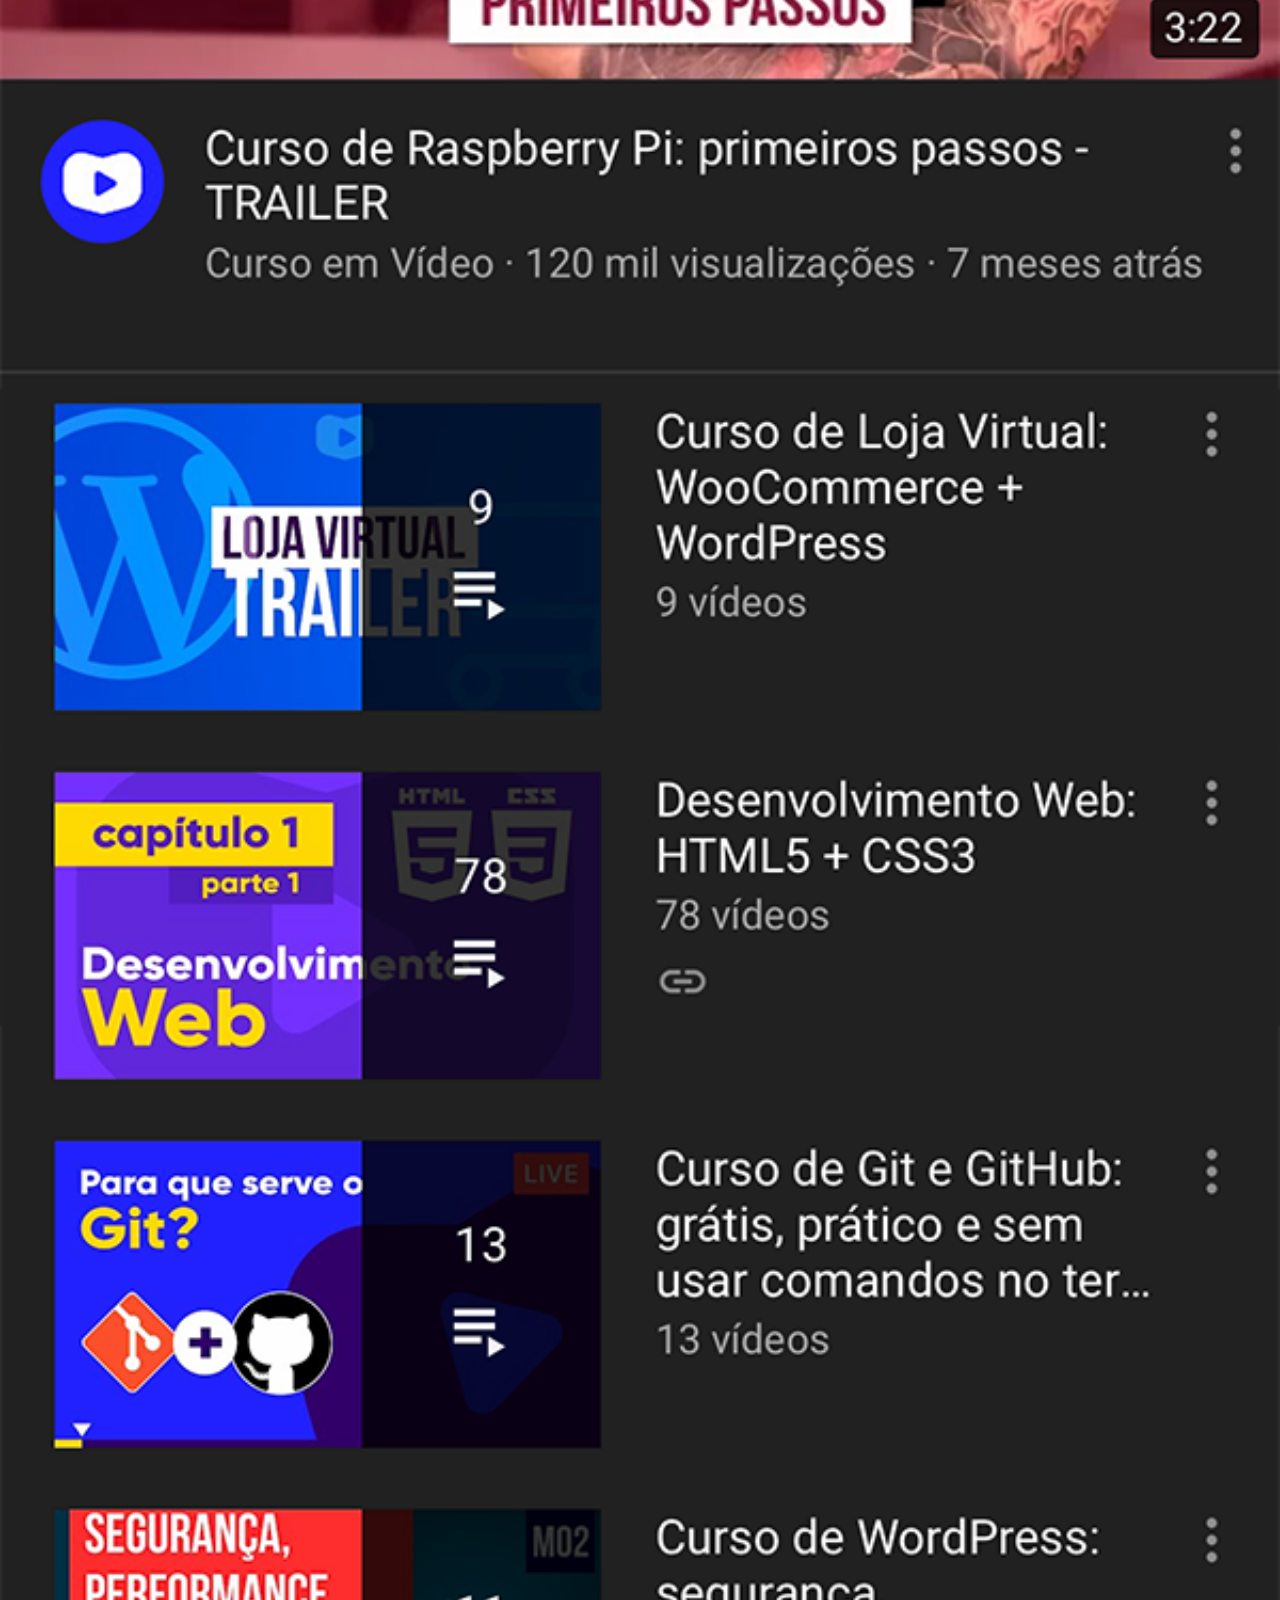
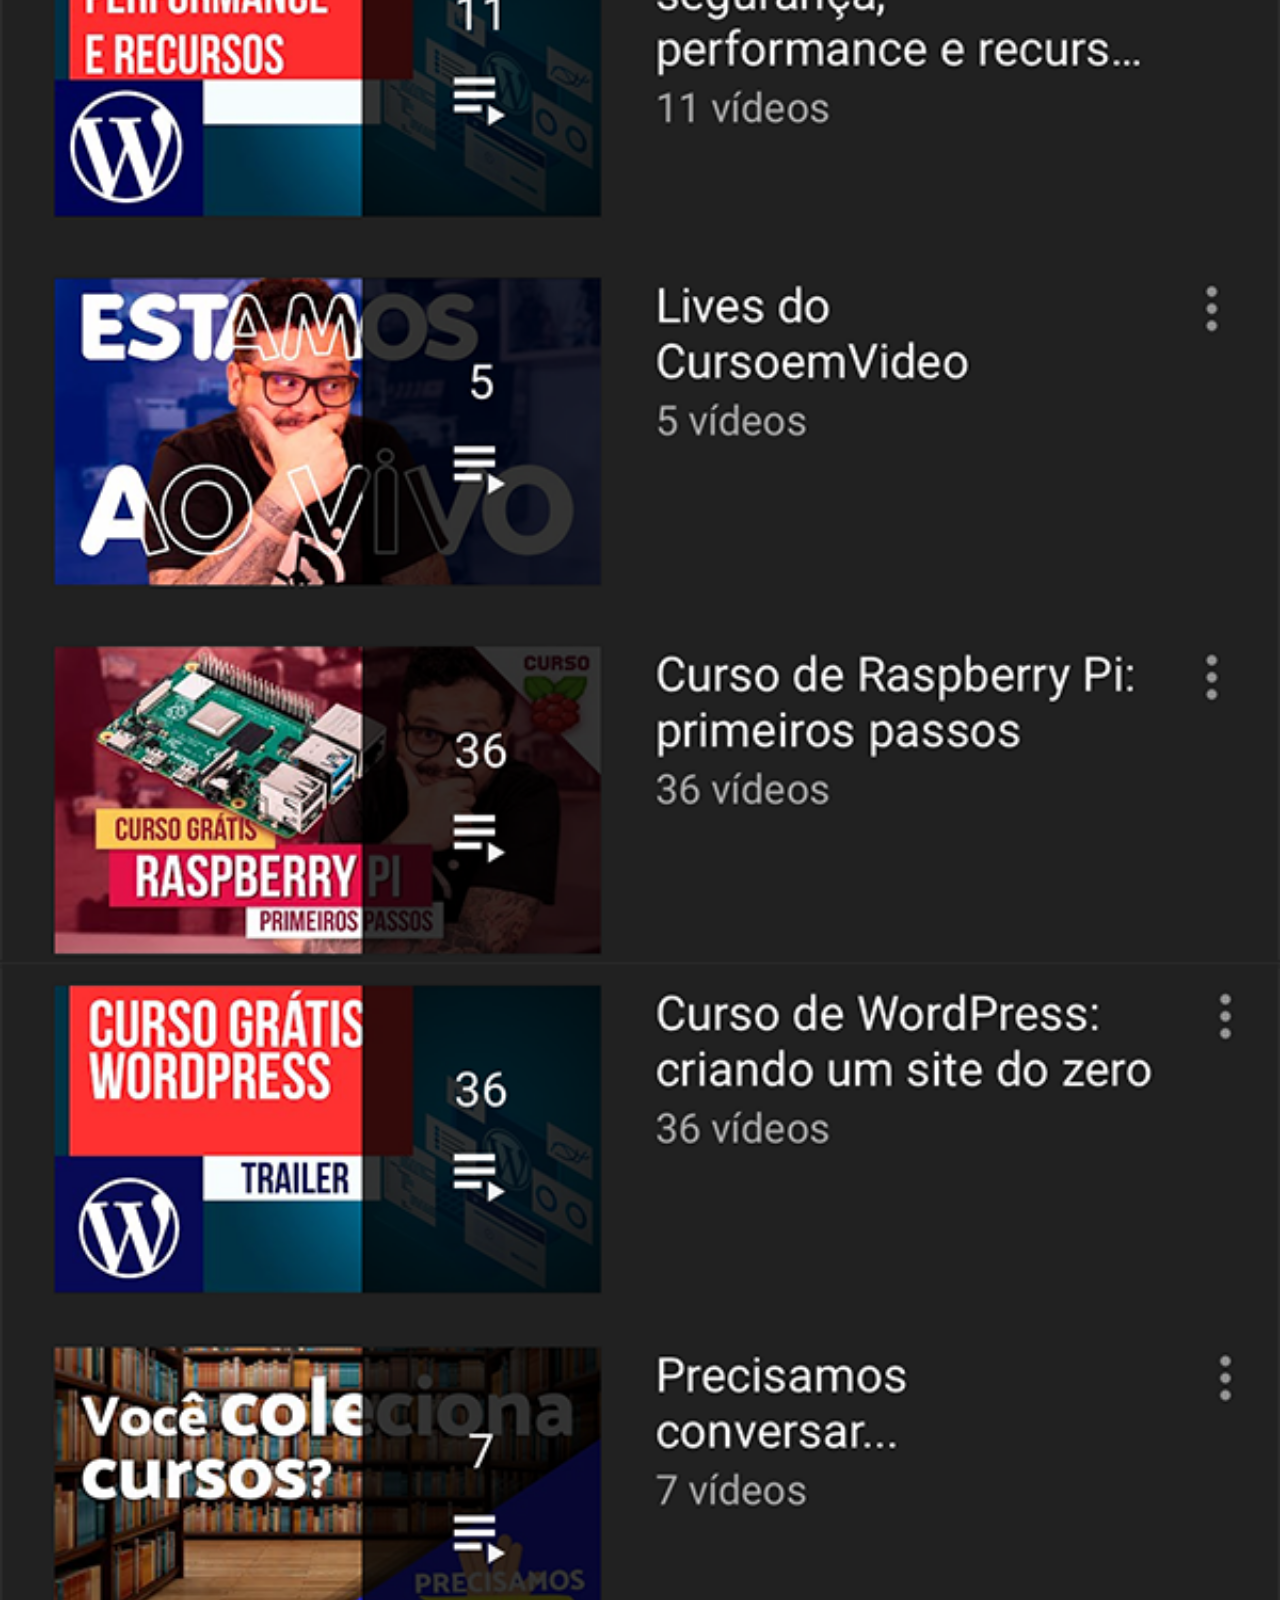
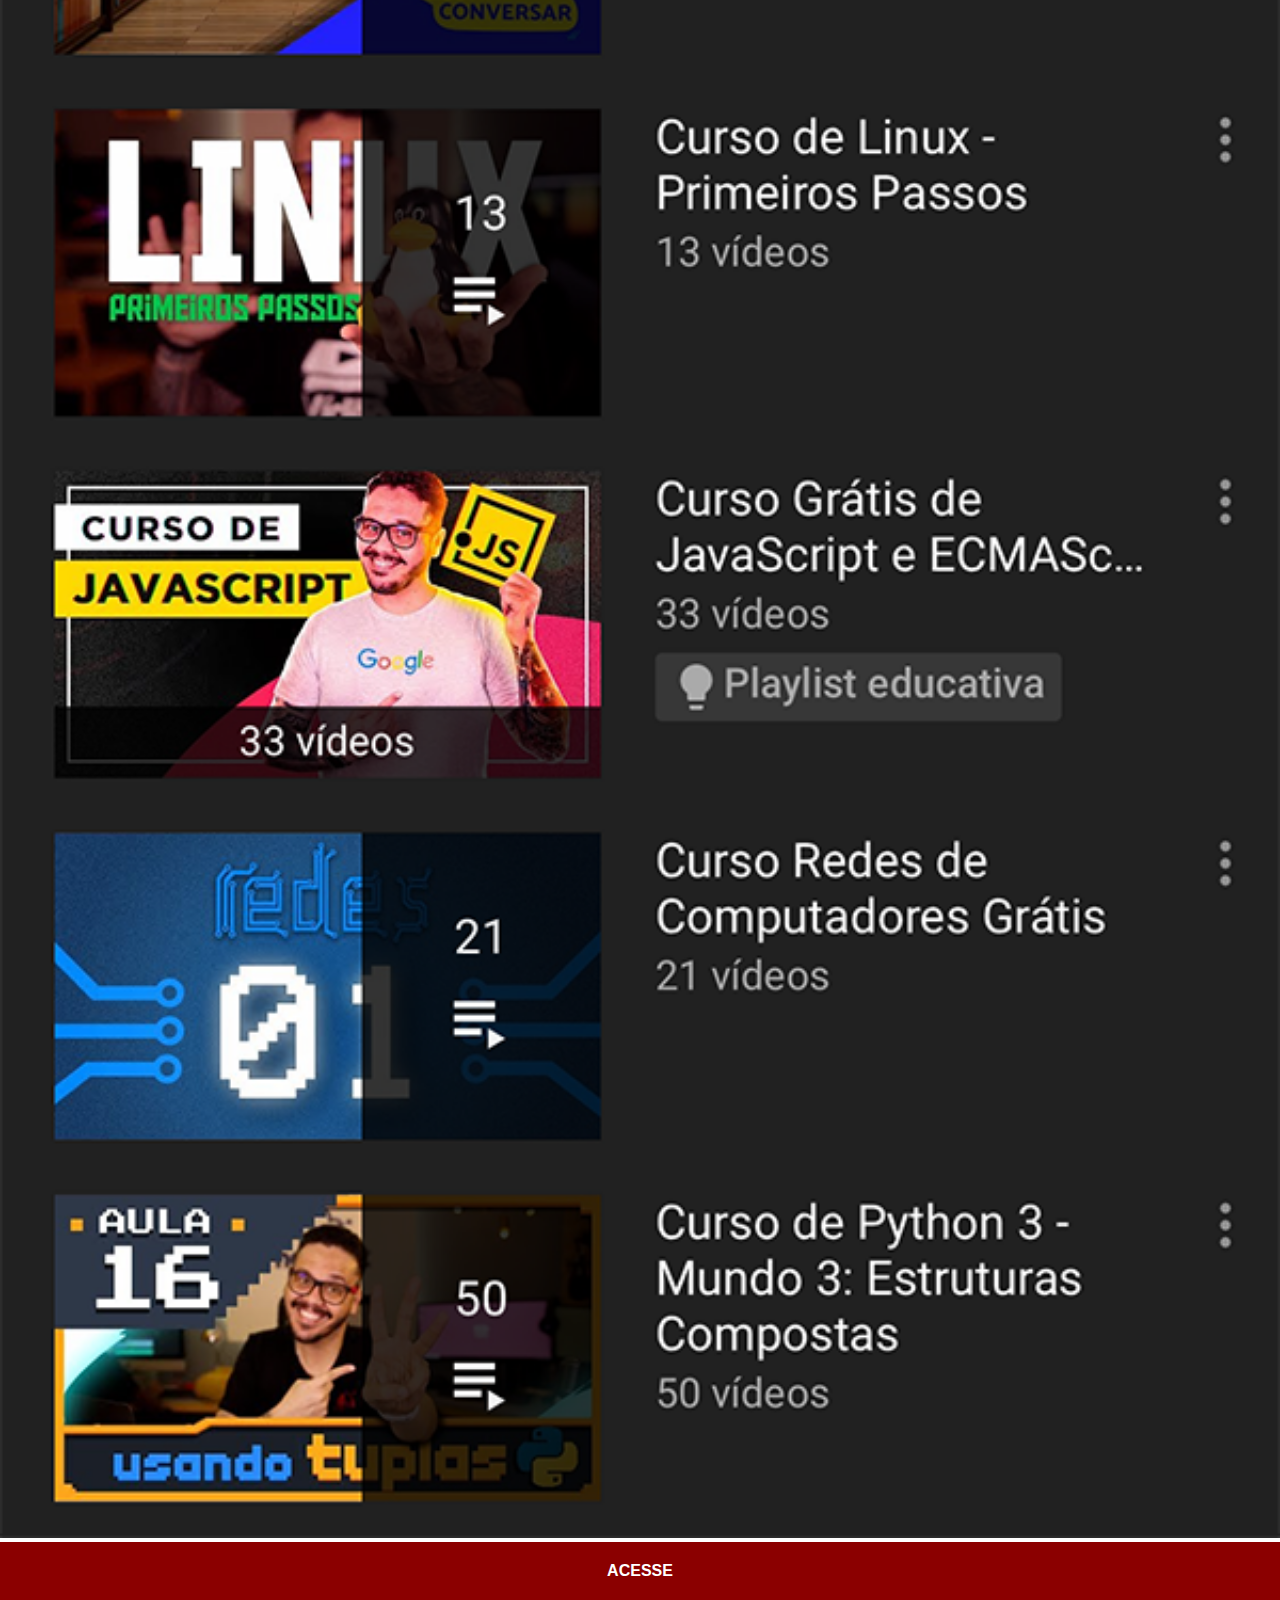
<file: youtube.html>
<!DOCTYPE html>
<html lang="pt-br">

<head>
    <meta charset="UTF-8">
    <meta name="viewport" content="width=device-width, initial-scale=1.0">
    <title>Document</title>
<link rel="stylesheet" href="social.css">
</head>

<body>
    <img src="imagens/tela-youtube.png" alt="">
    <a href="https://www.youtube.com/user/cursoemvídeo" target="_blank">ACESSE</a>
</body>

</html>
</file>
<file: style.css>
@charset "UTF-8";

* {
    margin: 0;
    padding: 0;
    font-family: Arial, Helvetica, sans-serif;
}

html, body {
    height: 100vh;
    width: 100vw;
    background: url(imagens/fundo-madeira.jpg) no-repeat top center;
    background-size: cover;
    background-attachment: fixed;
}

main {
    height: 100vh;
    position: relative;
}

section#telefone {
    height: 627px;
    width: 311px;
    background-color: blue;
    position: absolute;
    top: 50%;
    left: 50%;
    transform: translate(-50%, -50%);

    background: url(imagens/frame-iphone.png) no-repeat;
}

iframe#tela {
    position: relative;
    top: 80px;
    left: 22px;
    width: 267px;
    height: 471px;
}

section#redes-sociais {
    text-align: right;
    padding: 10px;
}

section#redes-sociais img {
    width: 50px;
    margin: 10px;
    border-radius: 50%;
    box-shadow: 2px 2px 5px rgba(0, 0, 0, 0.534);
    transition-duration: .5s;
    opacity: 80%;
    box-sizing: border-box;
}

section#redes-sociais img:hover {
    opacity: 100%;
    border: 2px solid white;
    transform: scale(1.1) translate(-3px, -3px);
    box-shadow: 5px 5px 10px rgba(0, 0, 0, 0.600);
}
</file>
<file: social.css>
@charset "UTF-8";

* {
    margin: 0px;
    padding: 0px;
    font-family: Arial, Helvetica, sans-serif;
}

::-webkit-scrollbar {
    width: 0px;
    height: 0px;
}

img {
    width   : 100vw;
    background-repeat: no-repeat;
}

a {
    display: block;
    background-color: darkred;
    padding: 20px;
    text-align: center;
    font-weight: bolder;
    text-decoration: none;
    color: white;
}
a:hover {
background-color: red;
}
</file>
